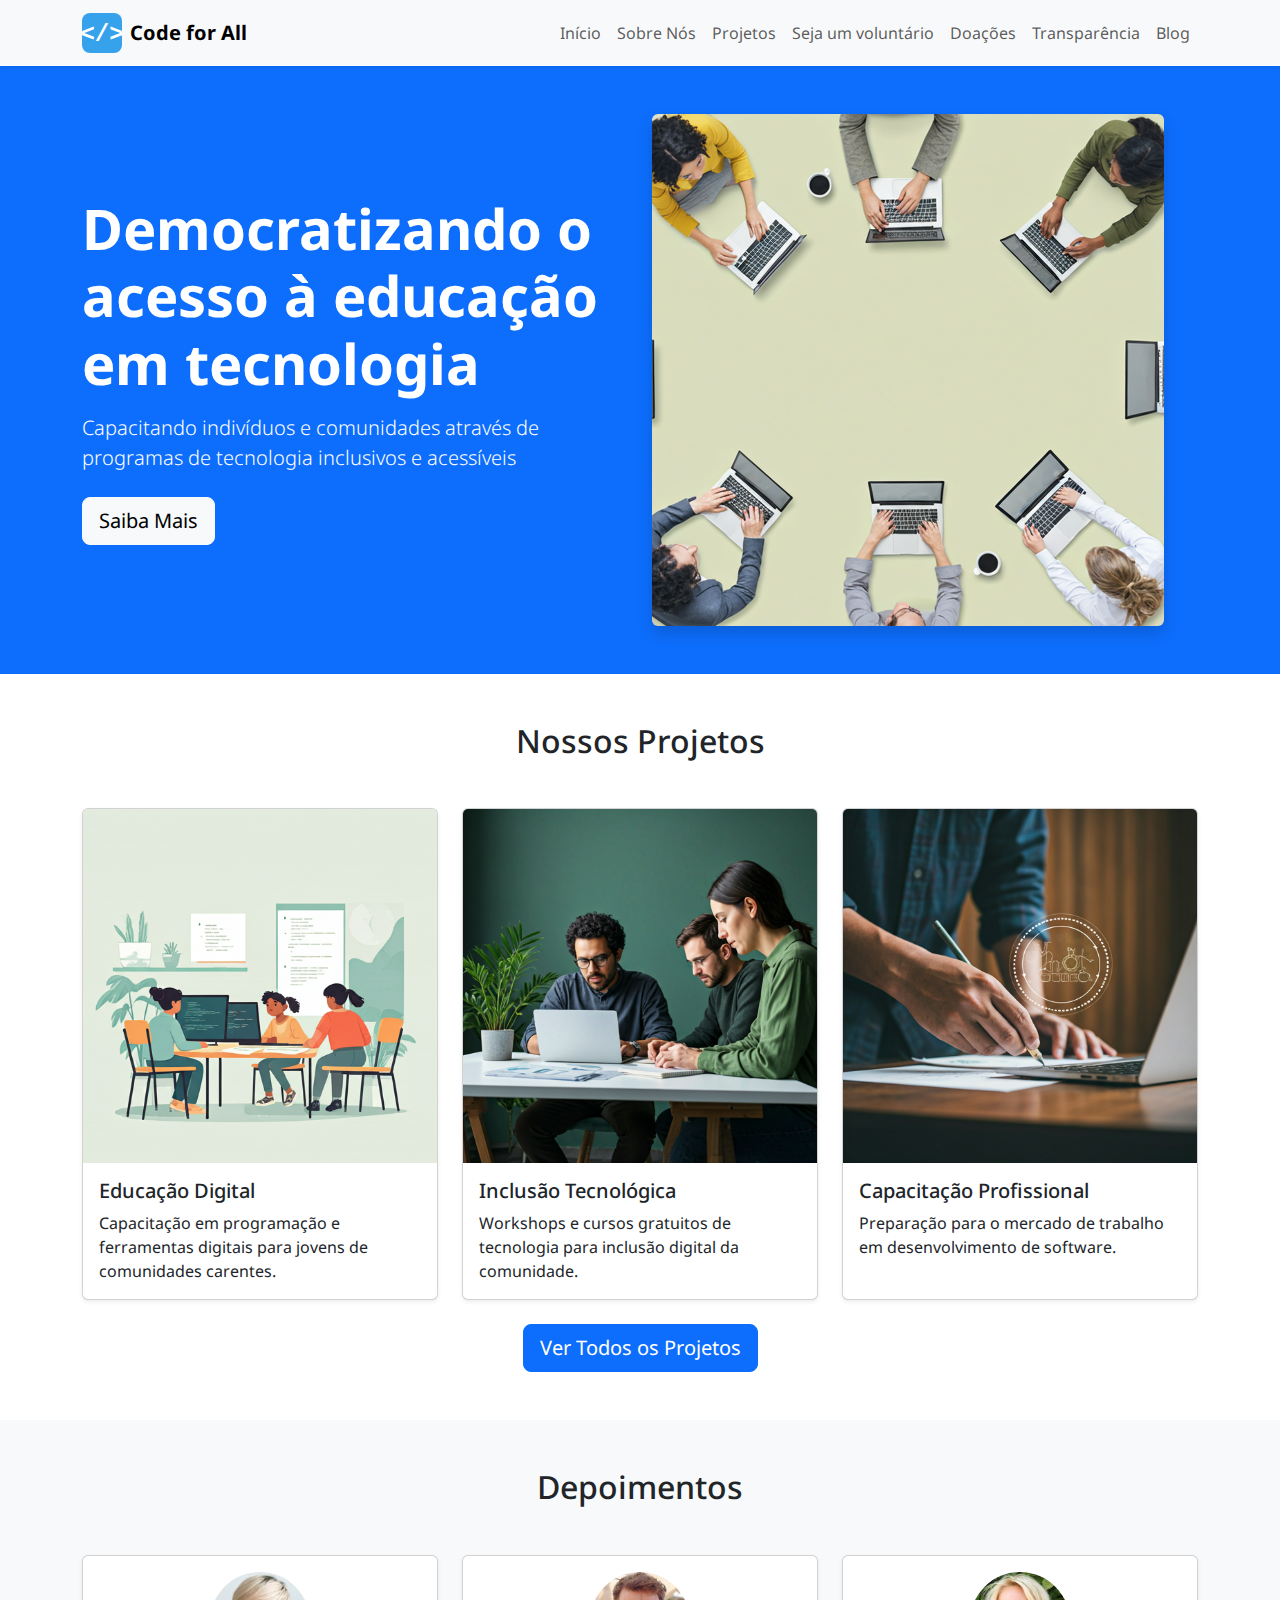
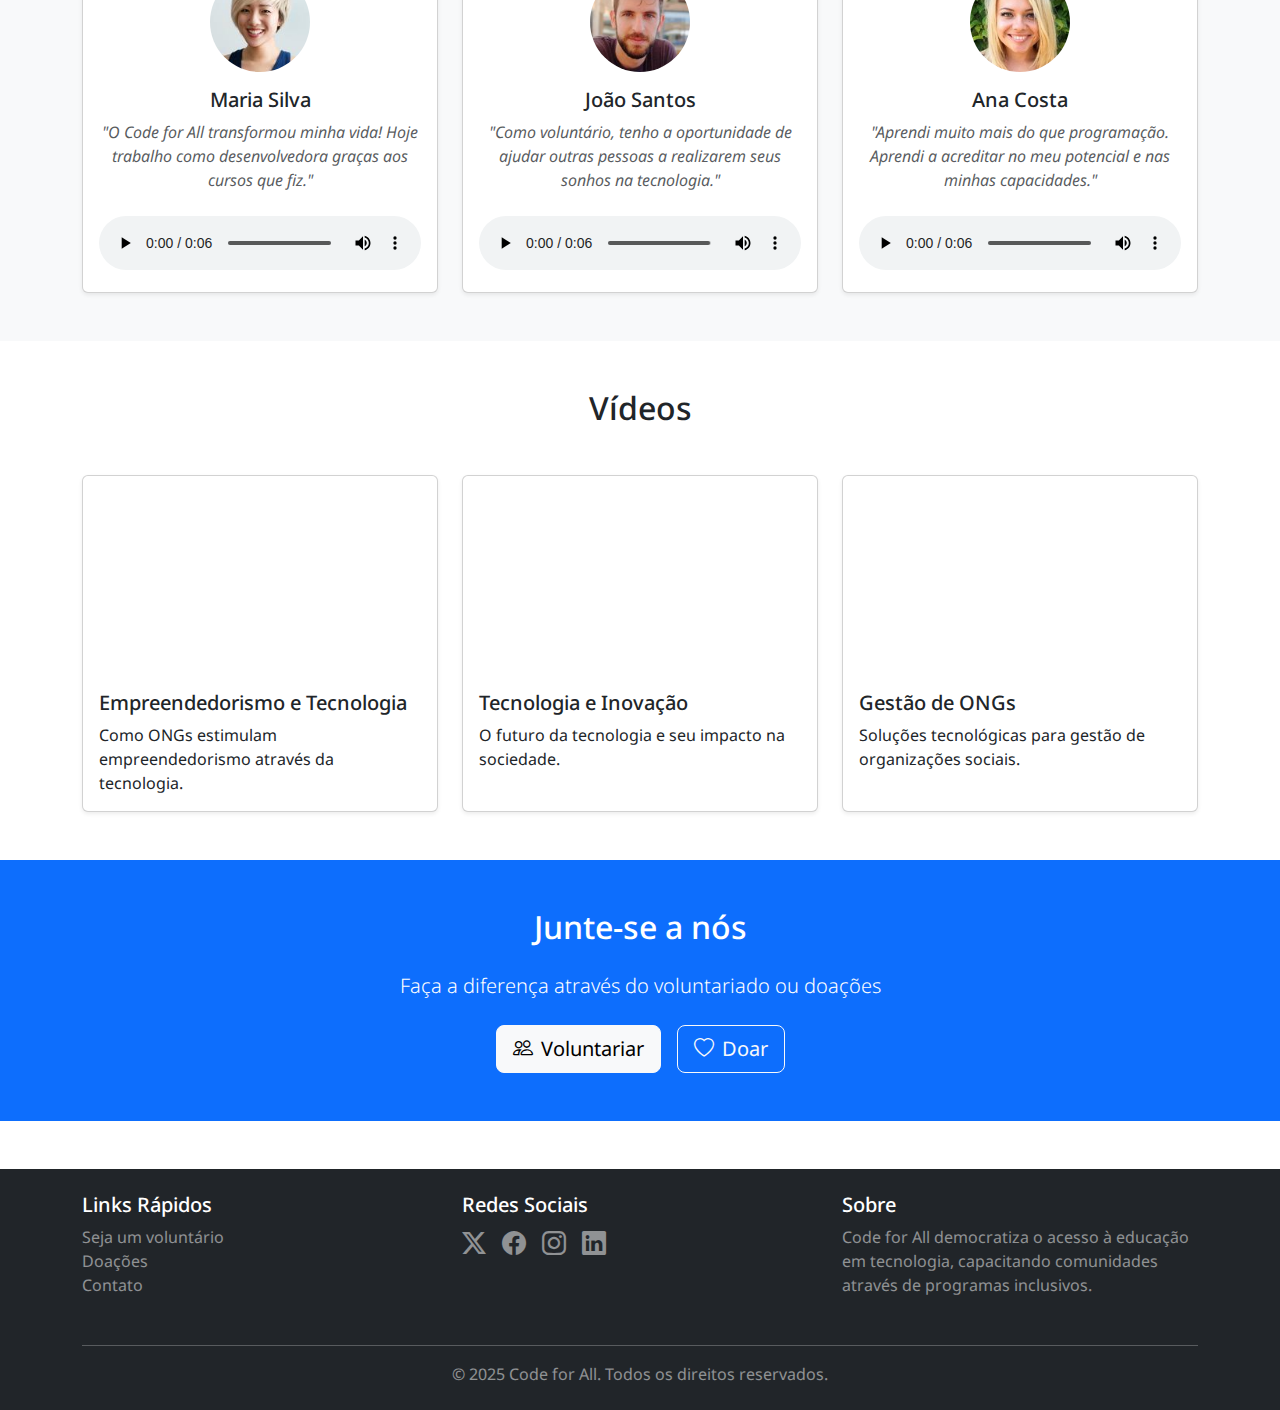
<file: index.html>
<!DOCTYPE html>
<html lang="pt-BR">
  <head>
    <meta charset="UTF-8" />
    <meta name="viewport" content="width=device-width, initial-scale=1.0" />
    <title>Code for All - Democratizando o acesso à tecnologia</title>

    <!-- Bootstrap 5 CSS -->
    <link
      href="https://cdn.jsdelivr.net/npm/bootstrap@5.3.2/dist/css/bootstrap.min.css"
      rel="stylesheet"
    />
    <link
      rel="stylesheet"
      href="https://cdn.jsdelivr.net/npm/bootstrap-icons@1.11.1/font/bootstrap-icons.css"
    />

    <!-- Fontes -->
    <link rel="preconnect" href="https://fonts.googleapis.com" />
    <link rel="preconnect" href="https://fonts.gstatic.com" crossorigin />
    <link
      href="https://fonts.googleapis.com/css2?family=Noto+Sans:wght@400;500;600;700&display=swap"
      rel="stylesheet"
    />

    <style>
      body {
        font-family: "Noto Sans", sans-serif;
      }

      .spinner-overlay {
        display: none;
        position: fixed;
        top: 0;
        left: 0;
        width: 100%;
        height: 100%;
        background: rgba(255, 255, 255, 0.9);
        z-index: 9999;
        align-items: center;
        justify-content: center;
      }

      .spinner-overlay.active {
        display: flex;
      }
    </style>
  </head>
  <body>
    <div class="spinner-overlay" id="loadingSpinner">
      <div
        class="spinner-border text-primary"
        role="status"
        style="width: 3rem; height: 3rem"
      >
        <span class="visually-hidden">Carregando...</span>
      </div>
    </div>

    <!-- Header -->
    <header id="app-header"></header>

    <!-- Main -->
    <main id="app-content" class="min-vh-100">
      <!-- Conteúdo dinâmico aparecerá aqui -->
    </main>

    <!-- Footer -->
    <footer id="app-footer"></footer>

    <!-- Bootstrap 5 JS Bundle -->
    <script src="https://cdn.jsdelivr.net/npm/bootstrap@5.3.2/dist/js/bootstrap.bundle.min.js"></script>

    <!-- App Scripts -->
    <script src="./assets/js/components.js"></script>
    <script src="./assets/js/templates.js"></script>
    <script src="./assets/js/validation.js"></script>
    <script src="./assets/js/app.js"></script>
  </body>
</html>
</file>
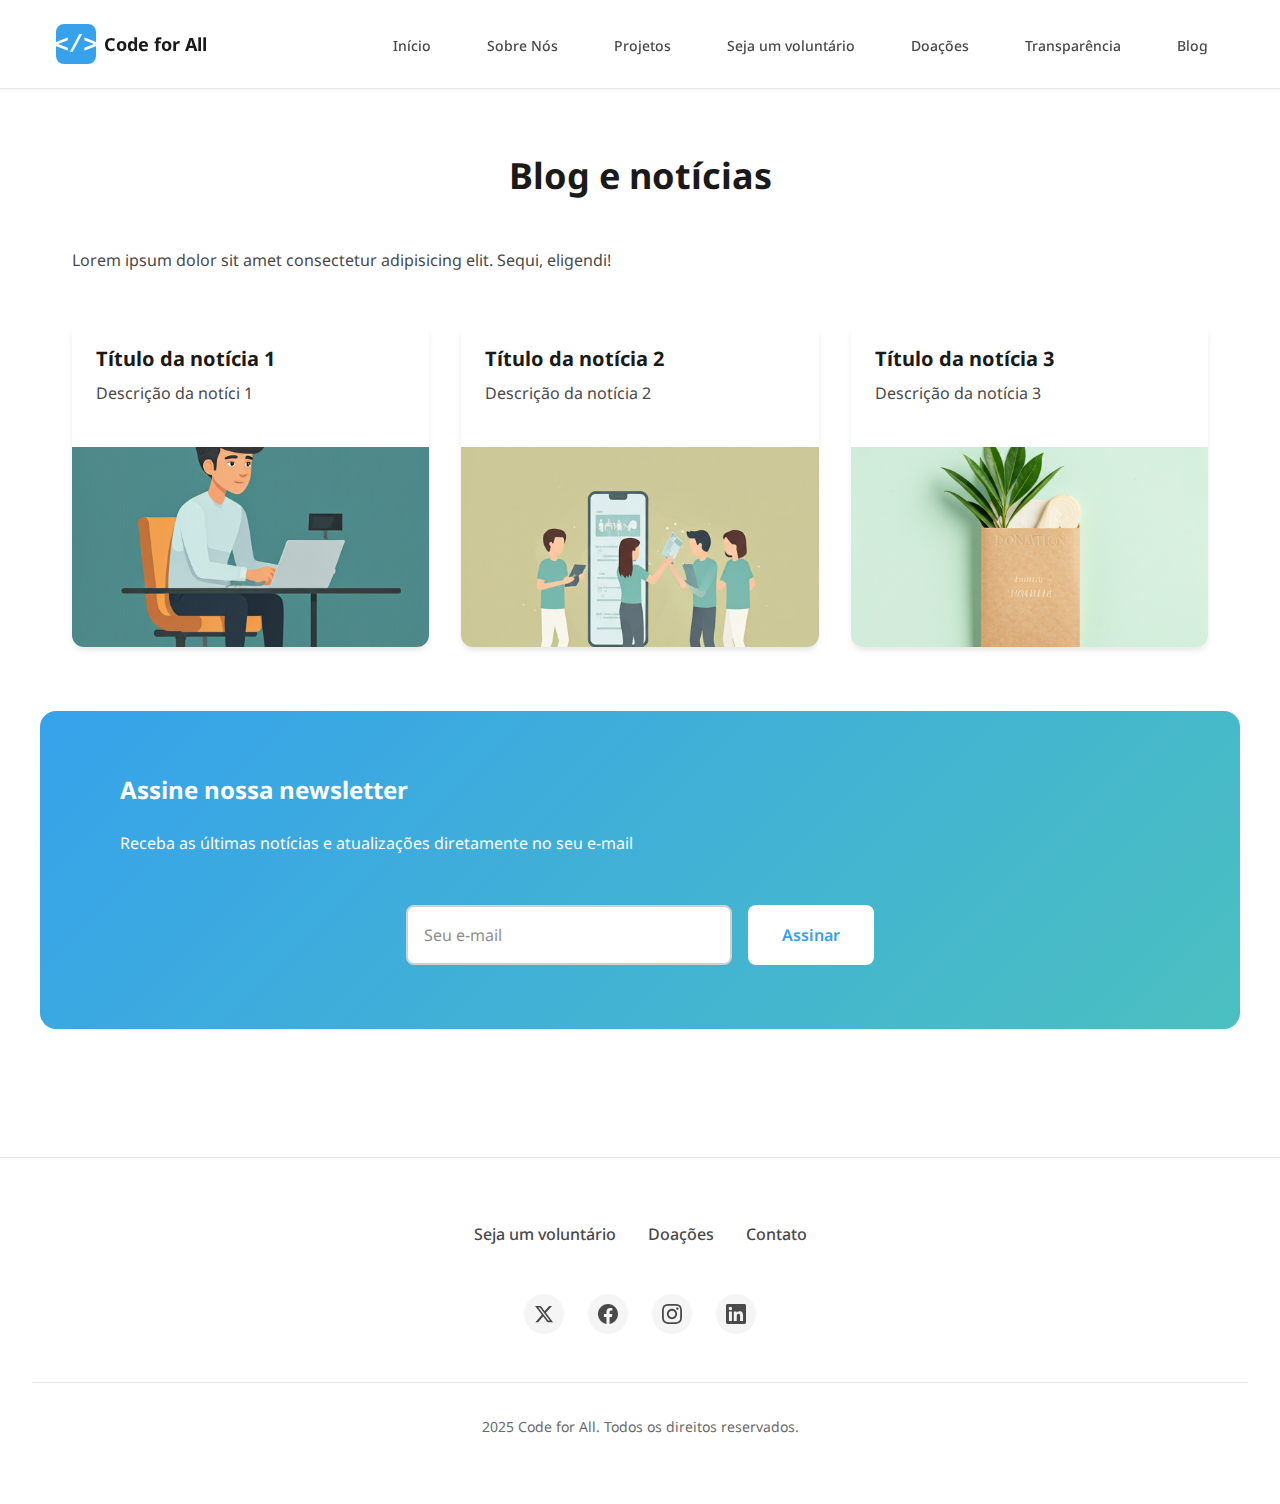
<file: blog.html>
<!DOCTYPE html>
<html lang="en">
  <head>
    <meta charset="UTF-8" />
    <meta name="viewport" content="width=device-width, initial-scale=1.0" />
    <title>Code for All - Contato</title>
    <link rel="preconnect" href="https://fonts.googleapis.com" />
    <link rel="preconnect" href="https://fonts.gstatic.com" crossorigin />
    <link
      href="https://fonts.googleapis.com/css2?family=Noto+Sans:wght@400;500;600;700&display=swap"
      rel="stylesheet"
    />
    <link rel="stylesheet" href="./assets/css/style.css" />
  </head>
  <body>
    <!-- Cabeçalho e menu -->
    <header>
      <div class="container">
        <!-- Nome da ONG -->
        <div class="logo">
          <svg
            width="40"
            height="40"
            viewBox="0 0 40 40"
            aria-label="Logo Code for All"
            xmlns="http://www.w3.org/2000/svg"
          >
            <rect width="40" height="40" rx="8" fill="#36A2EB" />
            <text
              x="20"
              y="28"
              font-size="24"
              fill="white"
              text-anchor="middle"
              font-family="monospace"
              font-weight="bold"
            >
              &lt;/&gt;
            </text>
          </svg>
          <span>Code for All</span>
        </div>
        <!-- Menu de navegação -->
        <nav>
          <ul>
            <li><a href="index.html">Início</a></li>
            <li><a href="sobre.html">Sobre Nós</a></li>
            <li><a href="projetos.html">Projetos</a></li>
            <li><a href="cadastro.html">Seja um voluntário</a></li>
            <li><a href="doacoes.html">Doações</a></li>
            <li><a href="transparencia.html">Transparência</a></li>
            <li><a href="blog.html">Blog</a></li>
          </ul>
        </nav>
      </div>
    </header>

    <!-- Conteúdo principal -->
    <main>
      <!-- Seção do blog e notícias -->
      <section id="blog-and-news">
        <h1>Blog e notícias</h1>
        <p>
          Lorem ipsum dolor sit amet consectetur adipisicing elit. Sequi,
          eligendi!
        </p>
        <section id="news">
          <article>
            <h2>Título da notícia 1</h2>
            <p>Descrição da notíci 1</p>
            <picture>
              <source
                srcset="./assets/images/noticia-1.png"
                media="(width >= 600px)"
              />
              <img
                src="./assets/images/noticia-1.png"
                alt="Imagem ilustrativa da notícia sobre tecnologia e educação"
                loading="lazy"
              />
            </picture>
          </article>
          <article>
            <h2>Título da notícia 2</h2>
            <p>Descrição da notícia 2</p>
            <picture>
              <source
                srcset="./assets/images/noticia-2.png"
                media="(width >= 600px)"
              />
              <img
                src="./assets/images/noticia-2.png"
                alt="Imagem ilustrativa da notícia sobre inclusão digital"
                loading="lazy"
              />
            </picture>
          </article>
          <article>
            <h2>Título da notícia 3</h2>
            <p>Descrição da notícia 3</p>
            <picture>
              <source
                srcset="./assets/images/noticia-3.png"
                media="(width >= 600px)"
              />
              <img
                src="./assets/images/noticia-3.png"
                alt="Imagem ilustrativa da notícia sobre capacitação profissional"
                loading="lazy"
              />
            </picture>
          </article>
        </section>
      </section>

      <!-- Newsletter -->
      <section id="newsletter">
        <h2>Assine nossa newsletter</h2>
        <p>
          Receba as últimas notícias e atualizações diretamente no seu e-mail
        </p>
        <form action="/api/newsletter" method="POST">
          <label for="newsletter-email" class="visually-hidden"
            >E-mail para newsletter</label
          >
          <input
            id="newsletter-email"
            name="email"
            type="email"
            required
            placeholder="Seu e-mail"
          />
          <button type="submit">Assinar</button>
        </form>
      </section>
    </main>

    <!-- Rodapé -->
    <footer>
      <!-- Links -->
      <nav>
        <ul>
          <li><a href="cadastro.html">Seja um voluntário</a></li>
          <li><a href="doacoes.html">Doações</a></li>
          <li><a href="contato.html">Contato</a></li>
        </ul>
      </nav>
      <!-- Redes sociais -->
      <nav aria-label="Redes sociais">
        <ul>
          <li>
            <a
              href="https://twitter.com/codeforall"
              aria-label="Siga-nos no Twitter/X"
            >
              <svg
                width="24"
                height="24"
                viewBox="0 0 24 24"
                fill="currentColor"
              >
                <path
                  d="M18.244 2.25h3.308l-7.227 8.26 8.502 11.24H16.17l-5.214-6.817L4.99 21.75H1.68l7.73-8.835L1.254 2.25H8.08l4.713 6.231zm-1.161 17.52h1.833L7.084 4.126H5.117z"
                />
              </svg>
            </a>
          </li>
          <li>
            <a
              href="https://facebook.com/codeforall"
              aria-label="Siga-nos no Facebook"
            >
              <svg
                width="24"
                height="24"
                viewBox="0 0 24 24"
                fill="currentColor"
              >
                <path
                  d="M24 12.073c0-6.627-5.373-12-12-12s-12 5.373-12 12c0 5.99 4.388 10.954 10.125 11.854v-8.385H7.078v-3.47h3.047V9.43c0-3.007 1.792-4.669 4.533-4.669 1.312 0 2.686.235 2.686.235v2.953H15.83c-1.491 0-1.956.925-1.956 1.874v2.25h3.328l-.532 3.47h-2.796v8.385C19.612 23.027 24 18.062 24 12.073z"
                />
              </svg>
            </a>
          </li>
          <li>
            <a
              href="https://instagram.com/codeforall"
              aria-label="Siga-nos no Instagram"
            >
              <svg
                width="24"
                height="24"
                viewBox="0 0 24 24"
                fill="currentColor"
              >
                <path
                  d="M12 2.163c3.204 0 3.584.012 4.85.07 3.252.148 4.771 1.691 4.919 4.919.058 1.265.069 1.645.069 4.849 0 3.205-.012 3.584-.069 4.849-.149 3.225-1.664 4.771-4.919 4.919-1.266.058-1.644.07-4.85.07-3.204 0-3.584-.012-4.849-.07-3.26-.149-4.771-1.699-4.919-4.92-.058-1.265-.07-1.644-.07-4.849 0-3.204.013-3.583.07-4.849.149-3.227 1.664-4.771 4.919-4.919 1.266-.057 1.645-.069 4.849-.069zm0-2.163c-3.259 0-3.667.014-4.947.072-4.358.2-6.78 2.618-6.98 6.98-.059 1.281-.073 1.689-.073 4.948 0 3.259.014 3.668.072 4.948.2 4.358 2.618 6.78 6.98 6.98 1.281.058 1.689.072 4.948.072 3.259 0 3.668-.014 4.948-.072 4.354-.2 6.782-2.618 6.979-6.98.059-1.28.073-1.689.073-4.948 0-3.259-.014-3.667-.072-4.947-.196-4.354-2.617-6.78-6.979-6.98-1.281-.059-1.69-.073-4.949-.073zm0 5.838c-3.403 0-6.162 2.759-6.162 6.162s2.759 6.163 6.162 6.163 6.162-2.759 6.162-6.163c0-3.403-2.759-6.162-6.162-6.162zm0 10.162c-2.209 0-4-1.79-4-4 0-2.209 1.791-4 4-4s4 1.791 4 4c0 2.21-1.791 4-4 4zm6.406-11.845c-.796 0-1.441.645-1.441 1.44s.645 1.44 1.441 1.44c.795 0 1.439-.645 1.439-1.44s-.644-1.44-1.439-1.44z"
                />
              </svg>
            </a>
          </li>
          <li>
            <a
              href="https://linkedin.com/company/codeforall"
              aria-label="Siga-nos no LinkedIn"
            >
              <svg
                width="24"
                height="24"
                viewBox="0 0 24 24"
                fill="currentColor"
              >
                <path
                  d="M20.447 20.452h-3.554v-5.569c0-1.328-.027-3.037-1.852-3.037-1.853 0-2.136 1.445-2.136 2.939v5.667H9.351V9h3.414v1.561h.046c.477-.9 1.637-1.85 3.37-1.85 3.601 0 4.267 2.37 4.267 5.455v6.286zM5.337 7.433c-1.144 0-2.063-.926-2.063-2.065 0-1.138.92-2.063 2.063-2.063 1.14 0 2.064.925 2.064 2.063 0 1.139-.925 2.065-2.064 2.065zm1.782 13.019H3.555V9h3.564v11.452zM22.225 0H1.771C.792 0 0 .774 0 1.729v20.542C0 23.227.792 24 1.771 24h20.451C23.2 24 24 23.227 24 22.271V1.729C24 .774 23.2 0 22.222 0h.003z"
                />
              </svg>
            </a>
          </li>
        </ul>
      </nav>
      <p>2025 Code for All. Todos os direitos reservados.</p>
    </footer>
  </body>
</html>
</file>
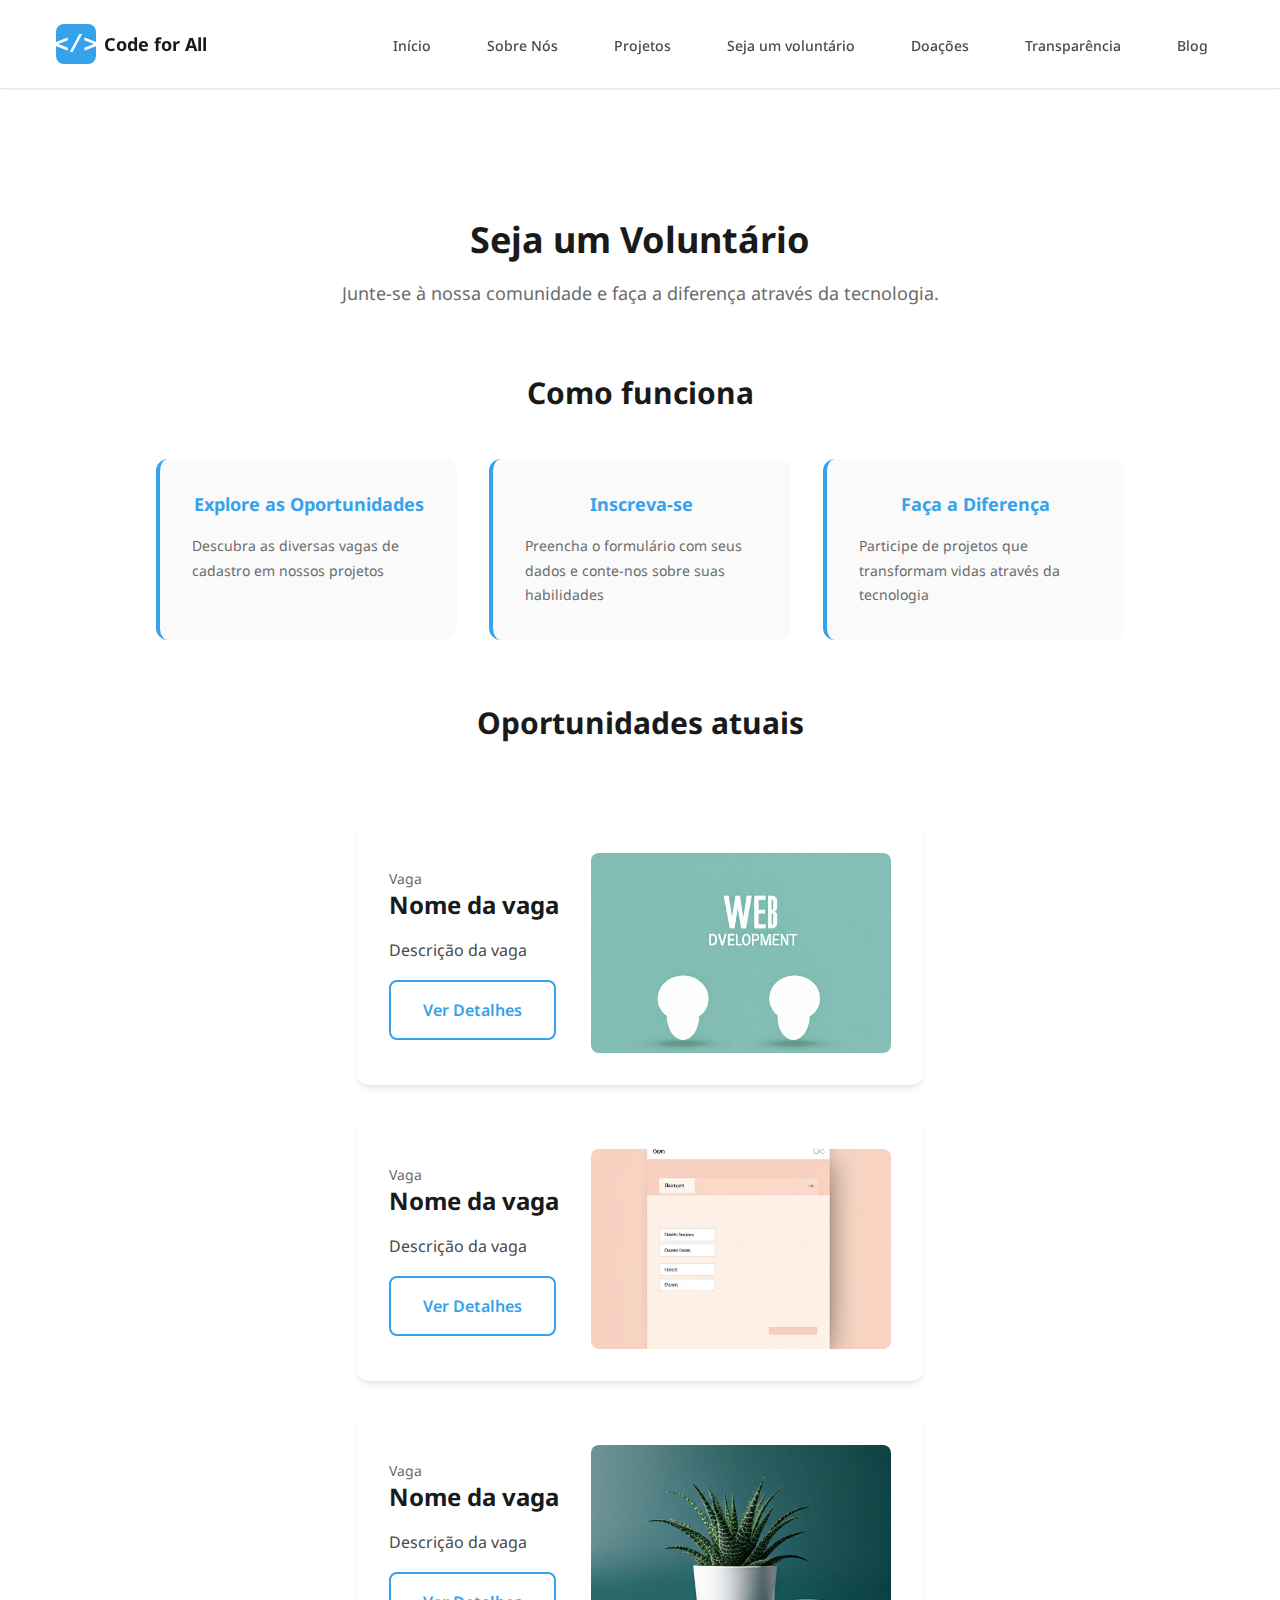
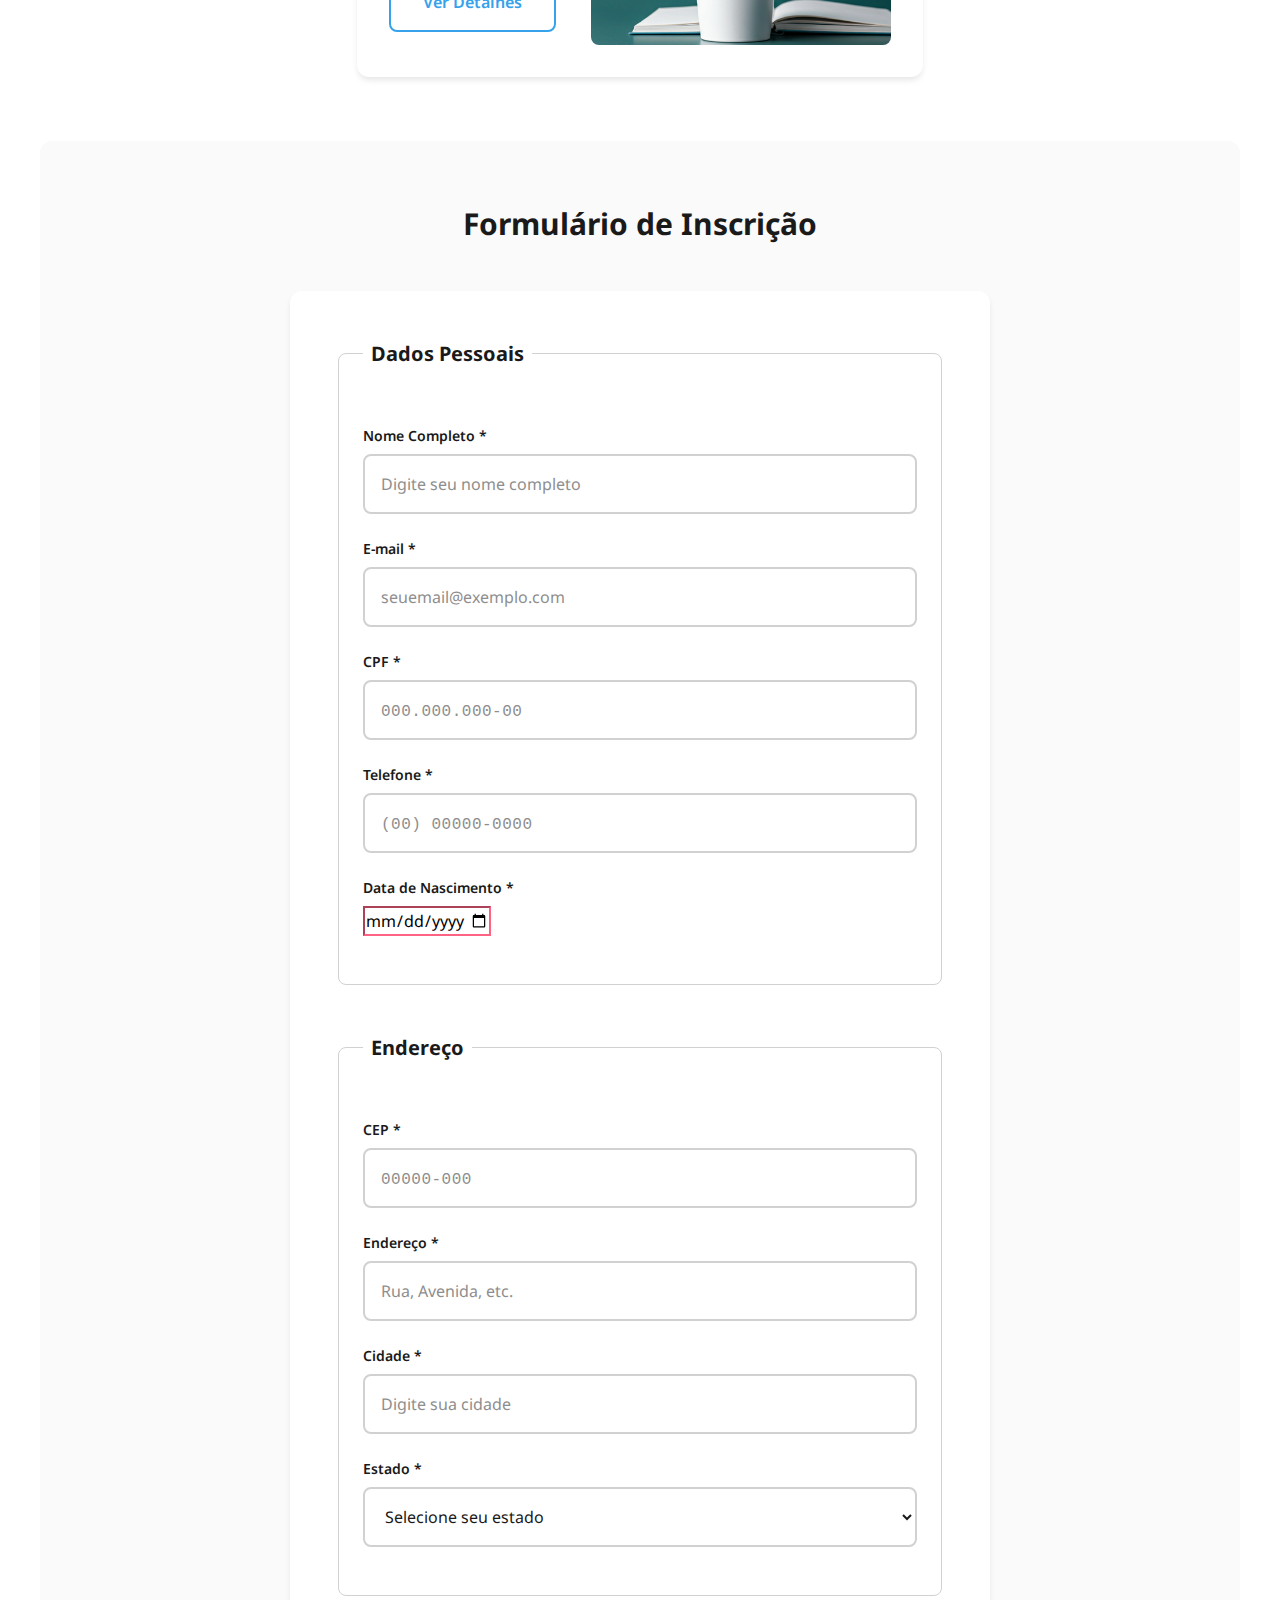
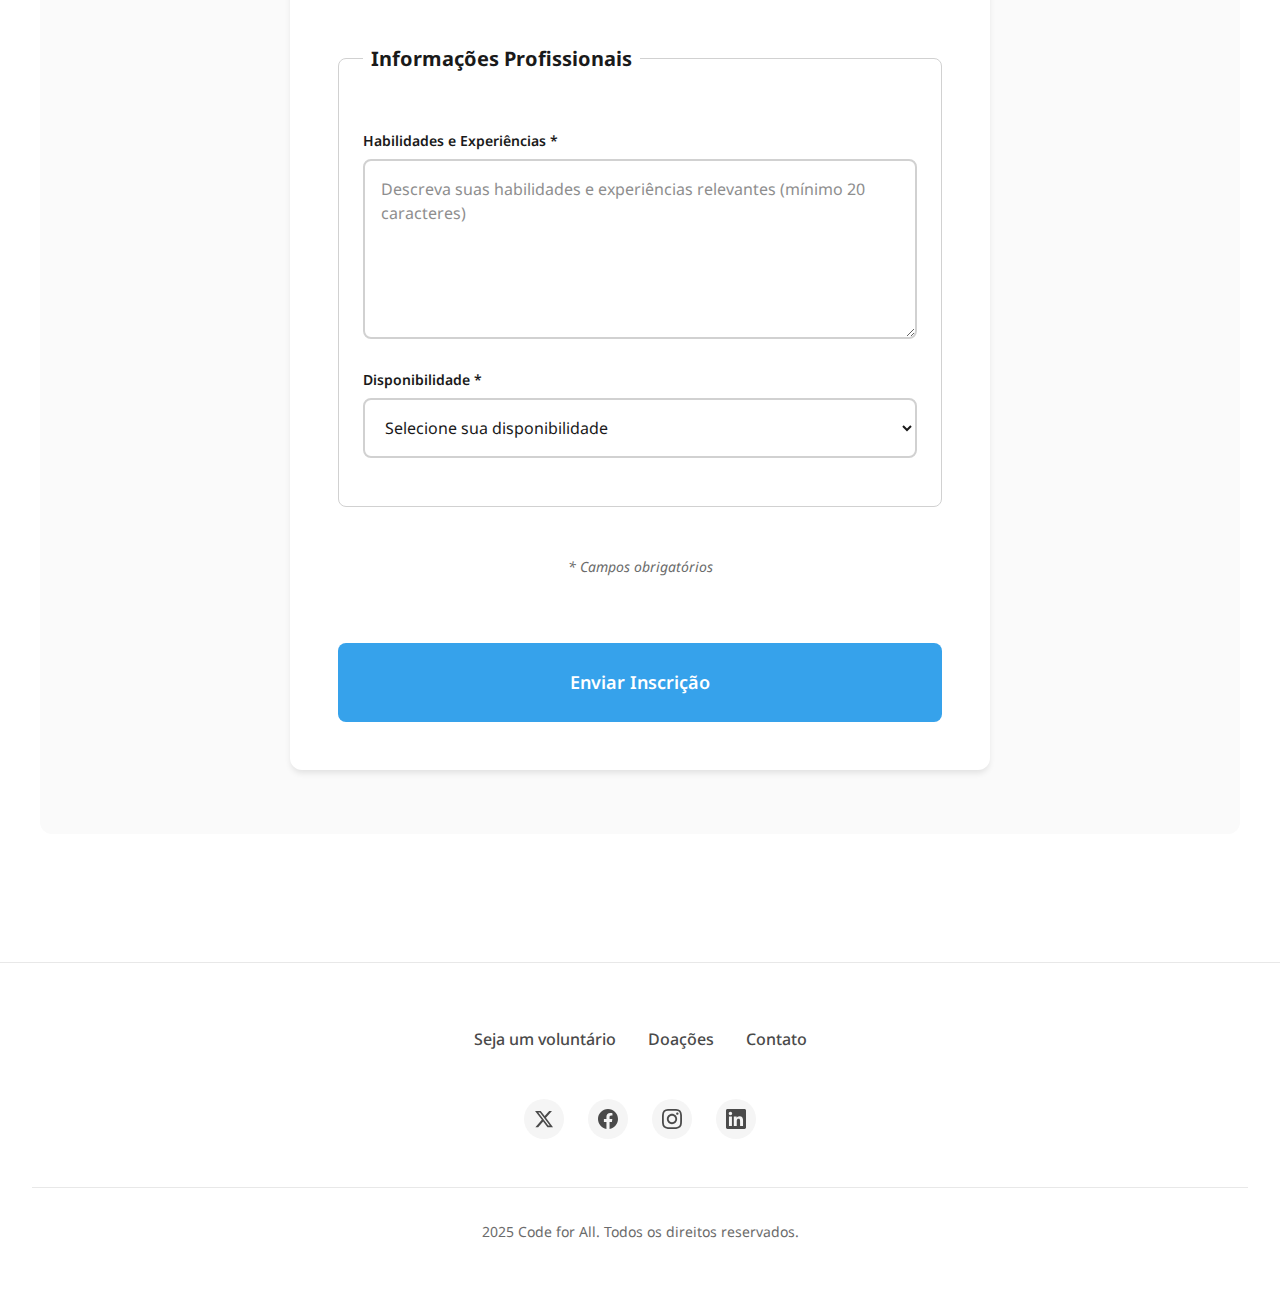
<file: cadastro.html>
<!DOCTYPE html>
<html lang="en">
  <head>
    <meta charset="UTF-8" />
    <meta name="viewport" content="width=device-width, initial-scale=1.0" />
    <title>Code for All - Seja um voluntário</title>
    <link rel="preconnect" href="https://fonts.googleapis.com" />
    <link rel="preconnect" href="https://fonts.gstatic.com" crossorigin />
    <link
      href="https://fonts.googleapis.com/css2?family=Noto+Sans:wght@400;500;600;700&display=swap"
      rel="stylesheet"
    />
    <link rel="stylesheet" href="./assets/css/style.css" />
    <link rel="stylesheet" href="./assets/css/input-masks.css" />
  </head>
  <body>
    <!-- Cabeçalho e menu -->
    <header>
      <div class="container">
        <!-- Nome da ONG -->
        <div class="logo">
          <svg
            width="40"
            height="40"
            viewBox="0 0 40 40"
            aria-label="Logo Code for All"
            xmlns="http://www.w3.org/2000/svg"
          >
            <rect width="40" height="40" rx="8" fill="#36A2EB" />
            <text
              x="20"
              y="28"
              font-size="24"
              fill="white"
              text-anchor="middle"
              font-family="monospace"
              font-weight="bold"
            >
              &lt;/&gt;
            </text>
          </svg>
          <span>Code for All</span>
        </div>
        <!-- Menu de navegação -->
        <nav>
          <ul>
            <li><a href="index.html">Início</a></li>
            <li><a href="sobre.html">Sobre Nós</a></li>
            <li><a href="projetos.html">Projetos</a></li>
            <li><a href="cadastro.html">Seja um voluntário</a></li>
            <li><a href="doacoes.html">Doações</a></li>
            <li><a href="transparencia.html">Transparência</a></li>
            <li><a href="blog.html">Blog</a></li>
          </ul>
        </nav>
      </div>
    </header>

    <!-- Conteúdo principal -->
    <main>
      <h1>Seja um Voluntário</h1>
      <p class="subtitle">
        Junte-se à nossa comunidade e faça a diferença através da tecnologia.
      </p>

      <!-- Como funciona -->
      <section id="how-it-works">
        <h2>Como funciona</h2>
        <ul>
          <li>
            <strong>Explore as Oportunidades</strong>
            <p>Descubra as diversas vagas de cadastro em nossos projetos</p>
          </li>
          <li>
            <strong>Inscreva-se</strong>
            <p>
              Preencha o formulário com seus dados e conte-nos sobre suas
              habilidades
            </p>
          </li>
          <li>
            <strong>Faça a Diferença</strong>
            <p>
              Participe de projetos que transformam vidas através da tecnologia
            </p>
          </li>
        </ul>
      </section>

      <!-- Oportunidades -->
      <section id="oportunities">
        <h2>Oportunidades atuais</h2>
        <article>
          <div>
            <small>Vaga</small>
            <h3>Nome da vaga</h3>
            <p>Descrição da vaga</p>
            <button type="button">Ver Detalhes</button>
          </div>
          <img
            src="./assets/images/vaga-1.png"
            alt="Ilustração de oportunidade de cadastro em educação digital"
          />
        </article>
        <article>
          <div>
            <small>Vaga</small>
            <h3>Nome da vaga</h3>
            <p>Descrição da vaga</p>
            <button type="button">Ver Detalhes</button>
          </div>
          <img
            src="./assets/images/vaga-2.png"
            alt="Ilustração de oportunidade de cadastro em desenvolvimento"
          />
        </article>
        <article>
          <div>
            <small>Vaga</small>
            <h3>Nome da vaga</h3>
            <p>Descrição da vaga</p>
            <button type="button">Ver Detalhes</button>
          </div>
          <img
            src="./assets/images/vaga-3.png"
            alt="Ilustração de oportunidade de cadastro em mentoria"
          />
        </article>
      </section>

      <!-- Formulário de inscrição -->
      <section id="subscribe">
        <h2>Formulário de Inscrição</h2>
        <form action="/api/cadastro" method="POST">
          <fieldset>
            <legend>Dados Pessoais</legend>

            <div class="form-group">
              <label for="name">Nome Completo *</label>
              <input
                id="name"
                name="name"
                type="text"
                required
                minlength="3"
                maxlength="100"
                placeholder="Digite seu nome completo"
                pattern="[A-Za-zÀ-ÿ\s]{3,100}"
                title="Digite seu nome completo (apenas letras e espaços)"
              />
            </div>

            <div class="form-group">
              <label for="email">E-mail *</label>
              <input
                id="email"
                name="email"
                type="email"
                required
                placeholder="seuemail@exemplo.com"
                pattern="[a-z0-9._%+-]+@[a-z0-9.-]+\.[a-z]{2,}$"
                title="Digite um e-mail válido"
              />
            </div>

            <div class="form-group">
              <label for="cpf">CPF *</label>
              <input
                id="cpf"
                name="cpf"
                type="text"
                required
                placeholder="000.000.000-00"
                pattern="\d{3}\.\d{3}\.\d{3}-\d{2}"
                maxlength="14"
                title="Digite o CPF no formato: 000.000.000-00"
              />
            </div>

            <div class="form-group">
              <label for="phone">Telefone *</label>
              <input
                id="phone"
                name="phone"
                type="tel"
                required
                placeholder="(00) 00000-0000"
                pattern="\(\d{2}\)\s\d{4,5}-\d{4}"
                maxlength="15"
                title="Digite o telefone no formato: (00) 00000-0000"
              />
            </div>

            <div class="form-group">
              <label for="birthdate">Data de Nascimento *</label>
              <input
                id="birthdate"
                name="birthdate"
                type="date"
                required
                min="1924-01-01"
                max="2007-12-31"
                title="Você deve ter entre 18 e 100 anos"
              />
            </div>
          </fieldset>

          <fieldset>
            <legend>Endereço</legend>

            <div class="form-group">
              <label for="cep">CEP *</label>
              <input
                id="cep"
                name="cep"
                type="text"
                required
                placeholder="00000-000"
                pattern="\d{5}-\d{3}"
                maxlength="9"
                title="Digite o CEP no formato: 00000-000"
              />
            </div>

            <div class="form-group">
              <label for="address">Endereço *</label>
              <input
                id="address"
                name="address"
                type="text"
                required
                minlength="5"
                maxlength="200"
                placeholder="Rua, Avenida, etc."
                title="Digite seu endereço completo"
              />
            </div>

            <div class="form-group">
              <label for="city">Cidade *</label>
              <input
                id="city"
                name="city"
                type="text"
                required
                minlength="2"
                maxlength="100"
                placeholder="Digite sua cidade"
                pattern="[A-Za-zÀ-ÿ\s]{2,100}"
                title="Digite o nome da cidade (apenas letras)"
              />
            </div>

            <div class="form-group">
              <label for="state">Estado *</label>
              <select id="state" name="state" required>
                <option value="">Selecione seu estado</option>
                <option value="AC">Acre</option>
                <option value="AL">Alagoas</option>
                <option value="AP">Amapá</option>
                <option value="AM">Amazonas</option>
                <option value="BA">Bahia</option>
                <option value="CE">Ceará</option>
                <option value="DF">Distrito Federal</option>
                <option value="ES">Espírito Santo</option>
                <option value="GO">Goiás</option>
                <option value="MA">Maranhão</option>
                <option value="MT">Mato Grosso</option>
                <option value="MS">Mato Grosso do Sul</option>
                <option value="MG">Minas Gerais</option>
                <option value="PA">Pará</option>
                <option value="PB">Paraíba</option>
                <option value="PR">Paraná</option>
                <option value="PE">Pernambuco</option>
                <option value="PI">Piauí</option>
                <option value="RJ">Rio de Janeiro</option>
                <option value="RN">Rio Grande do Norte</option>
                <option value="RS">Rio Grande do Sul</option>
                <option value="RO">Rondônia</option>
                <option value="RR">Roraima</option>
                <option value="SC">Santa Catarina</option>
                <option value="SP">São Paulo</option>
                <option value="SE">Sergipe</option>
                <option value="TO">Tocantins</option>
              </select>
            </div>
          </fieldset>

          <fieldset>
            <legend>Informações Profissionais</legend>

            <div class="form-group">
              <label for="skills">Habilidades e Experiências *</label>
              <textarea
                name="skills"
                id="skills"
                rows="6"
                required
                minlength="20"
                maxlength="500"
                placeholder="Descreva suas habilidades e experiências relevantes (mínimo 20 caracteres)"
                title="Descreva suas habilidades com pelo menos 20 caracteres"
              ></textarea>
            </div>

            <div class="form-group">
              <label for="availability">Disponibilidade *</label>
              <select id="availability" name="availability" required>
                <option value="">Selecione sua disponibilidade</option>
                <option value="part_time">Meio período</option>
                <option value="full_time">Período integral</option>
                <option value="remote">Remoto</option>
                <option value="weekends">Finais de semana</option>
              </select>
            </div>
          </fieldset>

          <p class="form-note">* Campos obrigatórios</p>
          <button type="submit">Enviar Inscrição</button>
        </form>
      </section>
    </main>

    <!-- Rodapé -->
    <footer>
      <!-- Links -->
      <nav>
        <ul>
          <li><a href="cadastro.html">Seja um voluntário</a></li>
          <li><a href="doacoes.html">Doações</a></li>
          <li><a href="contato.html">Contato</a></li>
        </ul>
      </nav>
      <!-- Redes sociais -->
      <nav aria-label="Redes sociais">
        <ul>
          <li>
            <a
              href="https://twitter.com/codeforall"
              aria-label="Siga-nos no Twitter/X"
            >
              <svg
                width="24"
                height="24"
                viewBox="0 0 24 24"
                fill="currentColor"
              >
                <path
                  d="M18.244 2.25h3.308l-7.227 8.26 8.502 11.24H16.17l-5.214-6.817L4.99 21.75H1.68l7.73-8.835L1.254 2.25H8.08l4.713 6.231zm-1.161 17.52h1.833L7.084 4.126H5.117z"
                />
              </svg>
            </a>
          </li>
          <li>
            <a
              href="https://facebook.com/codeforall"
              aria-label="Siga-nos no Facebook"
            >
              <svg
                width="24"
                height="24"
                viewBox="0 0 24 24"
                fill="currentColor"
              >
                <path
                  d="M24 12.073c0-6.627-5.373-12-12-12s-12 5.373-12 12c0 5.99 4.388 10.954 10.125 11.854v-8.385H7.078v-3.47h3.047V9.43c0-3.007 1.792-4.669 4.533-4.669 1.312 0 2.686.235 2.686.235v2.953H15.83c-1.491 0-1.956.925-1.956 1.874v2.25h3.328l-.532 3.47h-2.796v8.385C19.612 23.027 24 18.062 24 12.073z"
                />
              </svg>
            </a>
          </li>
          <li>
            <a
              href="https://instagram.com/codeforall"
              aria-label="Siga-nos no Instagram"
            >
              <svg
                width="24"
                height="24"
                viewBox="0 0 24 24"
                fill="currentColor"
              >
                <path
                  d="M12 2.163c3.204 0 3.584.012 4.85.07 3.252.148 4.771 1.691 4.919 4.919.058 1.265.069 1.645.069 4.849 0 3.205-.012 3.584-.069 4.849-.149 3.225-1.664 4.771-4.919 4.919-1.266.058-1.644.07-4.85.07-3.204 0-3.584-.012-4.849-.07-3.26-.149-4.771-1.699-4.919-4.92-.058-1.265-.07-1.644-.07-4.849 0-3.204.013-3.583.07-4.849.149-3.227 1.664-4.771 4.919-4.919 1.266-.057 1.645-.069 4.849-.069zm0-2.163c-3.259 0-3.667.014-4.947.072-4.358.2-6.78 2.618-6.98 6.98-.059 1.281-.073 1.689-.073 4.948 0 3.259.014 3.668.072 4.948.2 4.358 2.618 6.78 6.98 6.98 1.281.058 1.689.072 4.948.072 3.259 0 3.668-.014 4.948-.072 4.354-.2 6.782-2.618 6.979-6.98.059-1.28.073-1.689.073-4.948 0-3.259-.014-3.667-.072-4.947-.196-4.354-2.617-6.78-6.979-6.98-1.281-.059-1.69-.073-4.949-.073zm0 5.838c-3.403 0-6.162 2.759-6.162 6.162s2.759 6.163 6.162 6.163 6.162-2.759 6.162-6.163c0-3.403-2.759-6.162-6.162-6.162zm0 10.162c-2.209 0-4-1.79-4-4 0-2.209 1.791-4 4-4s4 1.791 4 4c0 2.21-1.791 4-4 4zm6.406-11.845c-.796 0-1.441.645-1.441 1.44s.645 1.44 1.441 1.44c.795 0 1.439-.645 1.439-1.44s-.644-1.44-1.439-1.44z"
                />
              </svg>
            </a>
          </li>
          <li>
            <a
              href="https://linkedin.com/company/codeforall"
              aria-label="Siga-nos no LinkedIn"
            >
              <svg
                width="24"
                height="24"
                viewBox="0 0 24 24"
                fill="currentColor"
              >
                <path
                  d="M20.447 20.452h-3.554v-5.569c0-1.328-.027-3.037-1.852-3.037-1.853 0-2.136 1.445-2.136 2.939v5.667H9.351V9h3.414v1.561h.046c.477-.9 1.637-1.85 3.37-1.85 3.601 0 4.267 2.37 4.267 5.455v6.286zM5.337 7.433c-1.144 0-2.063-.926-2.063-2.065 0-1.138.92-2.063 2.063-2.063 1.14 0 2.064.925 2.064 2.063 0 1.139-.925 2.065-2.064 2.065zm1.782 13.019H3.555V9h3.564v11.452zM22.225 0H1.771C.792 0 0 .774 0 1.729v20.542C0 23.227.792 24 1.771 24h20.451C23.2 24 24 23.227 24 22.271V1.729C24 .774 23.2 0 22.222 0h.003z"
                />
              </svg>
            </a>
          </li>
        </ul>
      </nav>
      <p>2025 Code for All. Todos os direitos reservados.</p>
    </footer>
  </body>
</html>
</file>
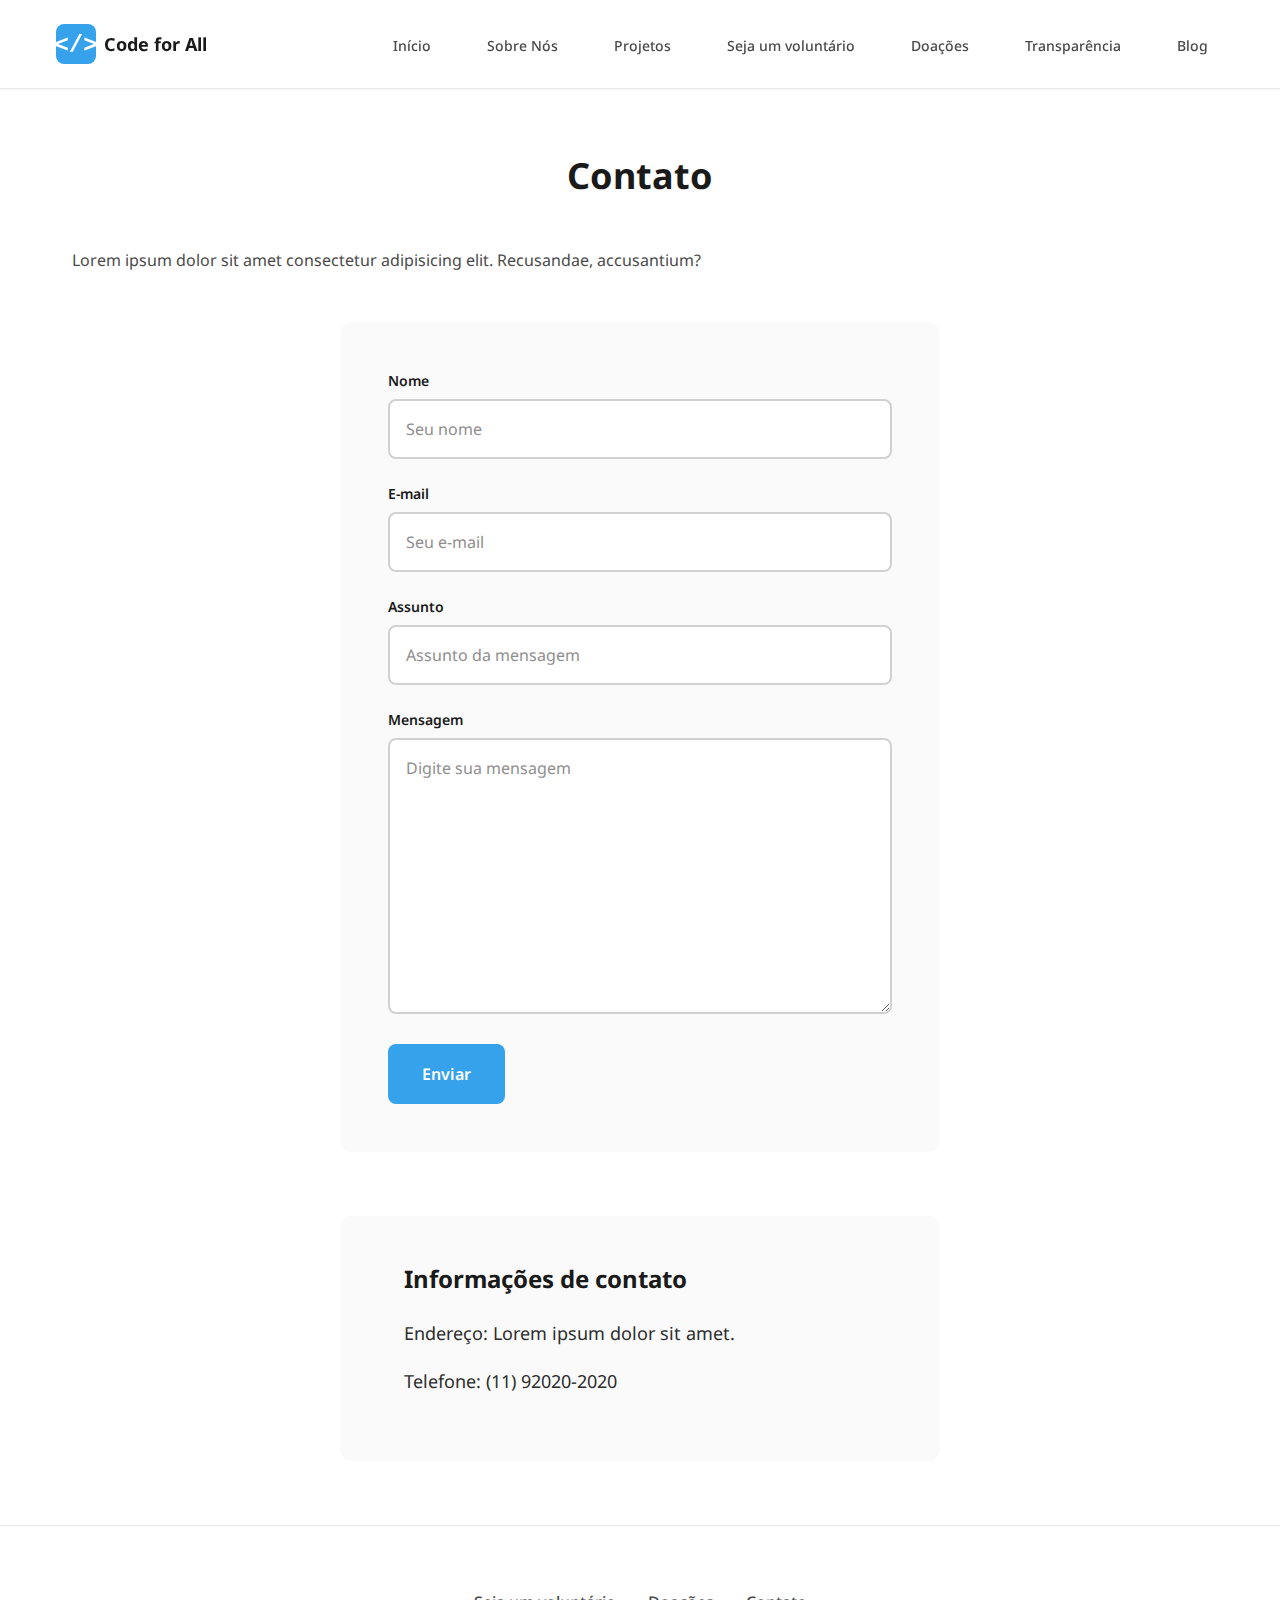
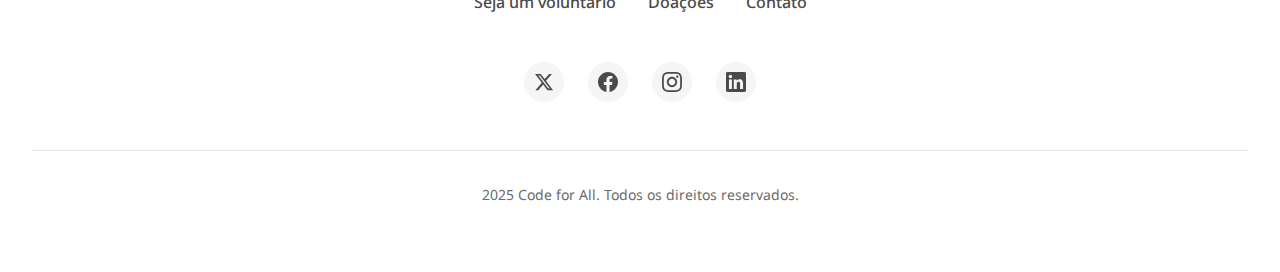
<file: contato.html>
<!DOCTYPE html>
<html lang="en">
  <head>
    <meta charset="UTF-8" />
    <meta name="viewport" content="width=device-width, initial-scale=1.0" />
    <title>Code for All - Contato</title>
    <link rel="preconnect" href="https://fonts.googleapis.com" />
    <link rel="preconnect" href="https://fonts.gstatic.com" crossorigin />
    <link
      href="https://fonts.googleapis.com/css2?family=Noto+Sans:wght@400;500;600;700&display=swap"
      rel="stylesheet"
    />
    <link rel="stylesheet" href="./assets/css/style.css" />
  </head>
  <body>
    <!-- Cabeçalho e menu -->
    <header>
      <div class="container">
        <!-- Nome da ONG -->
        <div class="logo">
          <svg
            width="40"
            height="40"
            viewBox="0 0 40 40"
            aria-label="Logo Code for All"
            xmlns="http://www.w3.org/2000/svg"
          >
            <rect width="40" height="40" rx="8" fill="#36A2EB" />
            <text
              x="20"
              y="28"
              font-size="24"
              fill="white"
              text-anchor="middle"
              font-family="monospace"
              font-weight="bold"
            >
              &lt;/&gt;
            </text>
          </svg>
          <span>Code for All</span>
        </div>
        <!-- Menu de navegação -->
        <nav>
          <ul>
            <li><a href="index.html">Início</a></li>
            <li><a href="sobre.html">Sobre Nós</a></li>
            <li><a href="projetos.html">Projetos</a></li>
            <li><a href="cadastro.html">Seja um voluntário</a></li>
            <li><a href="doacoes.html">Doações</a></li>
            <li><a href="transparencia.html">Transparência</a></li>
            <li><a href="blog.html">Blog</a></li>
          </ul>
        </nav>
      </div>
    </header>

    <!-- Conteúdo principal -->
    <main>
      <!-- Formulário de contato -->
      <section id="contact">
        <h1>Contato</h1>
        <p>
          Lorem ipsum dolor sit amet consectetur adipisicing elit. Recusandae,
          accusantium?
        </p>
        <form action="/api/contato" method="POST">
          <div class="form-group">
            <label for="name">Nome</label>
            <input
              id="name"
              name="name"
              type="text"
              required
              placeholder="Seu nome"
              maxlength="100"
            />
          </div>
          <div class="form-group">
            <label for="email">E-mail</label>
            <input
              id="email"
              name="email"
              type="email"
              required
              placeholder="Seu e-mail"
            />
          </div>
          <div class="form-group">
            <label for="subject">Assunto</label>
            <input
              id="subject"
              name="subject"
              type="text"
              required
              placeholder="Assunto da mensagem"
              maxlength="100"
            />
          </div>
          <div class="form-group">
            <label for="message">Mensagem</label>
            <textarea
              name="message"
              id="message"
              required
              cols="50"
              rows="10"
              maxlength="1000"
              placeholder="Digite sua mensagem"
            ></textarea>
          </div>
          <button type="submit">Enviar</button>
        </form>
      </section>

      <!-- Informações de contato -->
      <section id="infos">
        <h2>Informações de contato</h2>
        <p>Endereço: Lorem ipsum dolor sit amet.</p>
        <p>Telefone: (11) 92020-2020</p>
      </section>
    </main>

    <!-- Rodapé -->
    <footer>
      <!-- Links -->
      <nav>
        <ul>
          <li><a href="cadastro.html">Seja um voluntário</a></li>
          <li><a href="doacoes.html">Doações</a></li>
          <li><a href="contato.html">Contato</a></li>
        </ul>
      </nav>
      <!-- Redes sociais -->
      <nav aria-label="Redes sociais">
        <ul>
          <li>
            <a
              href="https://twitter.com/codeforall"
              aria-label="Siga-nos no Twitter/X"
            >
              <svg
                width="24"
                height="24"
                viewBox="0 0 24 24"
                fill="currentColor"
              >
                <path
                  d="M18.244 2.25h3.308l-7.227 8.26 8.502 11.24H16.17l-5.214-6.817L4.99 21.75H1.68l7.73-8.835L1.254 2.25H8.08l4.713 6.231zm-1.161 17.52h1.833L7.084 4.126H5.117z"
                />
              </svg>
            </a>
          </li>
          <li>
            <a
              href="https://facebook.com/codeforall"
              aria-label="Siga-nos no Facebook"
            >
              <svg
                width="24"
                height="24"
                viewBox="0 0 24 24"
                fill="currentColor"
              >
                <path
                  d="M24 12.073c0-6.627-5.373-12-12-12s-12 5.373-12 12c0 5.99 4.388 10.954 10.125 11.854v-8.385H7.078v-3.47h3.047V9.43c0-3.007 1.792-4.669 4.533-4.669 1.312 0 2.686.235 2.686.235v2.953H15.83c-1.491 0-1.956.925-1.956 1.874v2.25h3.328l-.532 3.47h-2.796v8.385C19.612 23.027 24 18.062 24 12.073z"
                />
              </svg>
            </a>
          </li>
          <li>
            <a
              href="https://instagram.com/codeforall"
              aria-label="Siga-nos no Instagram"
            >
              <svg
                width="24"
                height="24"
                viewBox="0 0 24 24"
                fill="currentColor"
              >
                <path
                  d="M12 2.163c3.204 0 3.584.012 4.85.07 3.252.148 4.771 1.691 4.919 4.919.058 1.265.069 1.645.069 4.849 0 3.205-.012 3.584-.069 4.849-.149 3.225-1.664 4.771-4.919 4.919-1.266.058-1.644.07-4.85.07-3.204 0-3.584-.012-4.849-.07-3.26-.149-4.771-1.699-4.919-4.92-.058-1.265-.07-1.644-.07-4.849 0-3.204.013-3.583.07-4.849.149-3.227 1.664-4.771 4.919-4.919 1.266-.057 1.645-.069 4.849-.069zm0-2.163c-3.259 0-3.667.014-4.947.072-4.358.2-6.78 2.618-6.98 6.98-.059 1.281-.073 1.689-.073 4.948 0 3.259.014 3.668.072 4.948.2 4.358 2.618 6.78 6.98 6.98 1.281.058 1.689.072 4.948.072 3.259 0 3.668-.014 4.948-.072 4.354-.2 6.782-2.618 6.979-6.98.059-1.28.073-1.689.073-4.948 0-3.259-.014-3.667-.072-4.947-.196-4.354-2.617-6.78-6.979-6.98-1.281-.059-1.69-.073-4.949-.073zm0 5.838c-3.403 0-6.162 2.759-6.162 6.162s2.759 6.163 6.162 6.163 6.162-2.759 6.162-6.163c0-3.403-2.759-6.162-6.162-6.162zm0 10.162c-2.209 0-4-1.79-4-4 0-2.209 1.791-4 4-4s4 1.791 4 4c0 2.21-1.791 4-4 4zm6.406-11.845c-.796 0-1.441.645-1.441 1.44s.645 1.44 1.441 1.44c.795 0 1.439-.645 1.439-1.44s-.644-1.44-1.439-1.44z"
                />
              </svg>
            </a>
          </li>
          <li>
            <a
              href="https://linkedin.com/company/codeforall"
              aria-label="Siga-nos no LinkedIn"
            >
              <svg
                width="24"
                height="24"
                viewBox="0 0 24 24"
                fill="currentColor"
              >
                <path
                  d="M20.447 20.452h-3.554v-5.569c0-1.328-.027-3.037-1.852-3.037-1.853 0-2.136 1.445-2.136 2.939v5.667H9.351V9h3.414v1.561h.046c.477-.9 1.637-1.85 3.37-1.85 3.601 0 4.267 2.37 4.267 5.455v6.286zM5.337 7.433c-1.144 0-2.063-.926-2.063-2.065 0-1.138.92-2.063 2.063-2.063 1.14 0 2.064.925 2.064 2.063 0 1.139-.925 2.065-2.064 2.065zm1.782 13.019H3.555V9h3.564v11.452zM22.225 0H1.771C.792 0 0 .774 0 1.729v20.542C0 23.227.792 24 1.771 24h20.451C23.2 24 24 23.227 24 22.271V1.729C24 .774 23.2 0 22.222 0h.003z"
                />
              </svg>
            </a>
          </li>
        </ul>
      </nav>
      <p>2025 Code for All. Todos os direitos reservados.</p>
    </footer>
  </body>
</html>
</file>
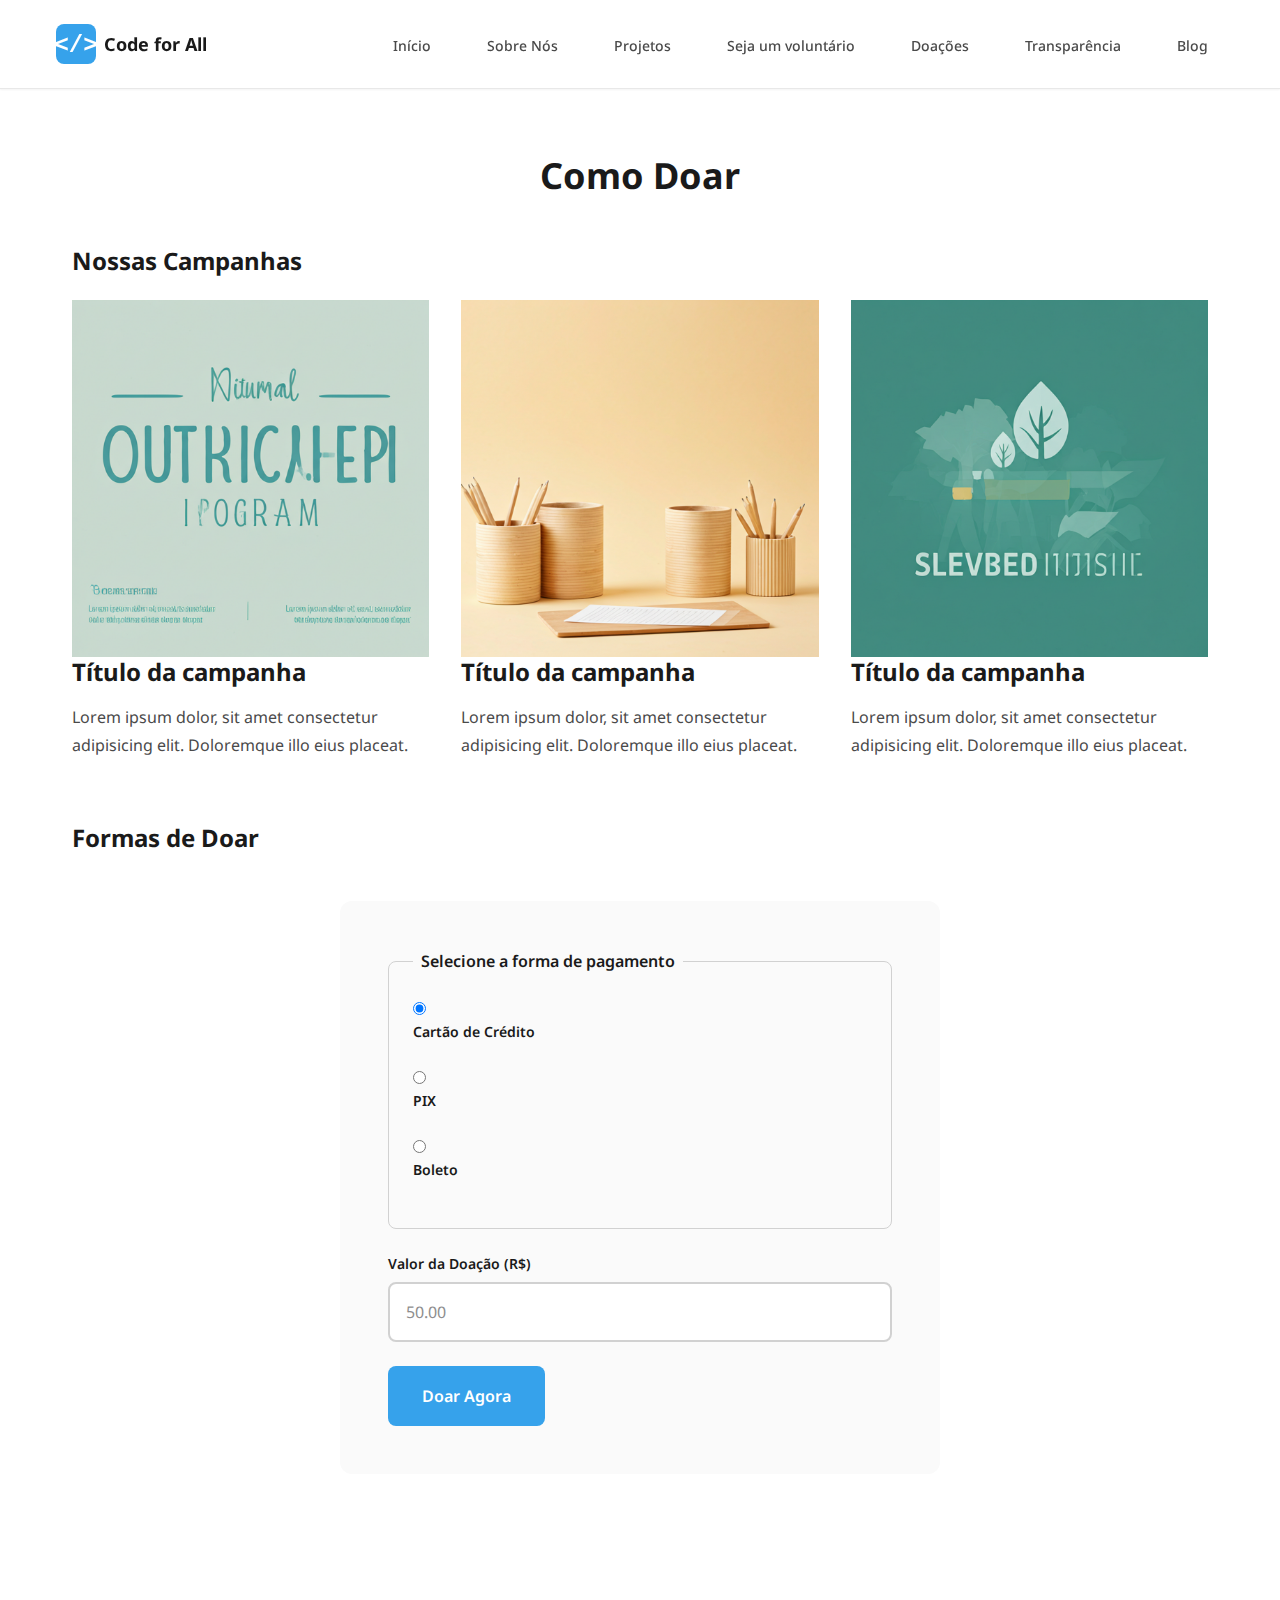
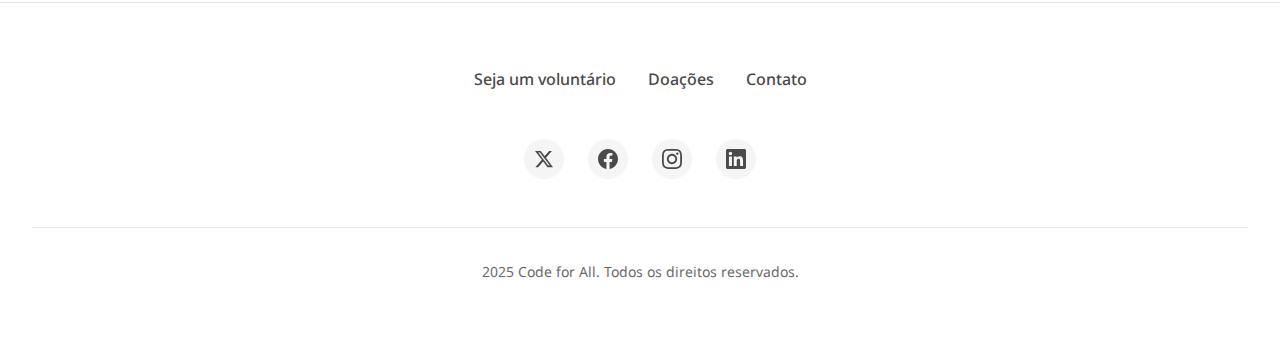
<file: doacoes.html>
<!DOCTYPE html>
<html lang="en">
  <head>
    <meta charset="UTF-8" />
    <meta name="viewport" content="width=device-width, initial-scale=1.0" />
    <title>Code for All - Doações</title>
    <link rel="preconnect" href="https://fonts.googleapis.com" />
    <link rel="preconnect" href="https://fonts.gstatic.com" crossorigin />
    <link
      href="https://fonts.googleapis.com/css2?family=Noto+Sans:wght@400;500;600;700&display=swap"
      rel="stylesheet"
    />
    <link rel="stylesheet" href="./assets/css/style.css" />
  </head>
  <body>
    <!-- Cabeçalho e menu -->
    <header>
      <div class="container">
        <!-- Nome da ONG -->
        <div class="logo">
          <svg
            width="40"
            height="40"
            viewBox="0 0 40 40"
            aria-label="Logo Code for All"
            xmlns="http://www.w3.org/2000/svg"
          >
            <rect width="40" height="40" rx="8" fill="#36A2EB" />
            <text
              x="20"
              y="28"
              font-size="24"
              fill="white"
              text-anchor="middle"
              font-family="monospace"
              font-weight="bold"
            >
              &lt;/&gt;
            </text>
          </svg>
          <span>Code for All</span>
        </div>
        <!-- Menu de navegação -->
        <nav>
          <ul>
            <li><a href="index.html">Início</a></li>
            <li><a href="sobre.html">Sobre Nós</a></li>
            <li><a href="projetos.html">Projetos</a></li>
            <li><a href="cadastro.html">Seja um voluntário</a></li>
            <li><a href="doacoes.html">Doações</a></li>
            <li><a href="transparencia.html">Transparência</a></li>
            <li><a href="blog.html">Blog</a></li>
          </ul>
        </nav>
      </div>
    </header>

    <!-- Conteúdo principal -->
    <main>
      <!-- Seção como doar -->
      <section id="how-do-contribute">
        <h1>Como Doar</h1>
        <h2>Nossas Campanhas</h2>
        <!-- Lista de campanhas -->
        <section id="campaings">
          <article>
            <img src="./assets/images/doacao-1.png" alt="Campanha 1" />
            <h3>Título da campanha</h3>
            <p>
              Lorem ipsum dolor, sit amet consectetur adipisicing elit.
              Doloremque illo eius placeat.
            </p>
          </article>
          <article>
            <img src="./assets/images/doacao-2.png" alt="Campanha 2" />
            <h3>Título da campanha</h3>
            <p>
              Lorem ipsum dolor, sit amet consectetur adipisicing elit.
              Doloremque illo eius placeat.
            </p>
          </article>
          <article>
            <img src="./assets/images/doacao-3.png" alt="Campanha 3" />
            <h3>Título da campanha</h3>
            <p>
              Lorem ipsum dolor, sit amet consectetur adipisicing elit.
              Doloremque illo eius placeat.
            </p>
          </article>
        </section>
        <h2>Formas de Doar</h2>
        <form action="/api/doacoes" method="POST">
          <fieldset>
            <legend>Selecione a forma de pagamento</legend>
            <div class="form-group">
              <input
                id="credit-card"
                type="radio"
                name="type_of_donate"
                value="credit_card"
                checked
              />
              <label for="credit-card">Cartão de Crédito</label>
            </div>
            <div class="form-group">
              <input id="pix" type="radio" name="type_of_donate" value="pix" />
              <label for="pix">PIX</label>
            </div>
            <div class="form-group">
              <input
                id="ticket"
                type="radio"
                name="type_of_donate"
                value="ticket"
              />
              <label for="ticket">Boleto</label>
            </div>
          </fieldset>
          <div class="form-group">
            <label for="amount">Valor da Doação (R$)</label>
            <input
              id="amount"
              name="amount"
              type="number"
              min="5"
              step="0.01"
              required
              placeholder="50.00"
            />
          </div>
          <button type="submit">Doar Agora</button>
        </form>
      </section>
    </main>

    <!-- Rodapé -->
    <footer>
      <!-- Links -->
      <nav>
        <ul>
          <li><a href="cadastro.html">Seja um voluntário</a></li>
          <li><a href="doacoes.html">Doações</a></li>
          <li><a href="contato.html">Contato</a></li>
        </ul>
      </nav>
      <!-- Redes sociais -->
      <nav aria-label="Redes sociais">
        <ul>
          <li>
            <a
              href="https://twitter.com/codeforall"
              aria-label="Siga-nos no Twitter/X"
            >
              <svg
                width="24"
                height="24"
                viewBox="0 0 24 24"
                fill="currentColor"
              >
                <path
                  d="M18.244 2.25h3.308l-7.227 8.26 8.502 11.24H16.17l-5.214-6.817L4.99 21.75H1.68l7.73-8.835L1.254 2.25H8.08l4.713 6.231zm-1.161 17.52h1.833L7.084 4.126H5.117z"
                />
              </svg>
            </a>
          </li>
          <li>
            <a
              href="https://facebook.com/codeforall"
              aria-label="Siga-nos no Facebook"
            >
              <svg
                width="24"
                height="24"
                viewBox="0 0 24 24"
                fill="currentColor"
              >
                <path
                  d="M24 12.073c0-6.627-5.373-12-12-12s-12 5.373-12 12c0 5.99 4.388 10.954 10.125 11.854v-8.385H7.078v-3.47h3.047V9.43c0-3.007 1.792-4.669 4.533-4.669 1.312 0 2.686.235 2.686.235v2.953H15.83c-1.491 0-1.956.925-1.956 1.874v2.25h3.328l-.532 3.47h-2.796v8.385C19.612 23.027 24 18.062 24 12.073z"
                />
              </svg>
            </a>
          </li>
          <li>
            <a
              href="https://instagram.com/codeforall"
              aria-label="Siga-nos no Instagram"
            >
              <svg
                width="24"
                height="24"
                viewBox="0 0 24 24"
                fill="currentColor"
              >
                <path
                  d="M12 2.163c3.204 0 3.584.012 4.85.07 3.252.148 4.771 1.691 4.919 4.919.058 1.265.069 1.645.069 4.849 0 3.205-.012 3.584-.069 4.849-.149 3.225-1.664 4.771-4.919 4.919-1.266.058-1.644.07-4.85.07-3.204 0-3.584-.012-4.849-.07-3.26-.149-4.771-1.699-4.919-4.92-.058-1.265-.07-1.644-.07-4.849 0-3.204.013-3.583.07-4.849.149-3.227 1.664-4.771 4.919-4.919 1.266-.057 1.645-.069 4.849-.069zm0-2.163c-3.259 0-3.667.014-4.947.072-4.358.2-6.78 2.618-6.98 6.98-.059 1.281-.073 1.689-.073 4.948 0 3.259.014 3.668.072 4.948.2 4.358 2.618 6.78 6.98 6.98 1.281.058 1.689.072 4.948.072 3.259 0 3.668-.014 4.948-.072 4.354-.2 6.782-2.618 6.979-6.98.059-1.28.073-1.689.073-4.948 0-3.259-.014-3.667-.072-4.947-.196-4.354-2.617-6.78-6.979-6.98-1.281-.059-1.69-.073-4.949-.073zm0 5.838c-3.403 0-6.162 2.759-6.162 6.162s2.759 6.163 6.162 6.163 6.162-2.759 6.162-6.163c0-3.403-2.759-6.162-6.162-6.162zm0 10.162c-2.209 0-4-1.79-4-4 0-2.209 1.791-4 4-4s4 1.791 4 4c0 2.21-1.791 4-4 4zm6.406-11.845c-.796 0-1.441.645-1.441 1.44s.645 1.44 1.441 1.44c.795 0 1.439-.645 1.439-1.44s-.644-1.44-1.439-1.44z"
                />
              </svg>
            </a>
          </li>
          <li>
            <a
              href="https://linkedin.com/company/codeforall"
              aria-label="Siga-nos no LinkedIn"
            >
              <svg
                width="24"
                height="24"
                viewBox="0 0 24 24"
                fill="currentColor"
              >
                <path
                  d="M20.447 20.452h-3.554v-5.569c0-1.328-.027-3.037-1.852-3.037-1.853 0-2.136 1.445-2.136 2.939v5.667H9.351V9h3.414v1.561h.046c.477-.9 1.637-1.85 3.37-1.85 3.601 0 4.267 2.37 4.267 5.455v6.286zM5.337 7.433c-1.144 0-2.063-.926-2.063-2.065 0-1.138.92-2.063 2.063-2.063 1.14 0 2.064.925 2.064 2.063 0 1.139-.925 2.065-2.064 2.065zm1.782 13.019H3.555V9h3.564v11.452zM22.225 0H1.771C.792 0 0 .774 0 1.729v20.542C0 23.227.792 24 1.771 24h20.451C23.2 24 24 23.227 24 22.271V1.729C24 .774 23.2 0 22.222 0h.003z"
                />
              </svg>
            </a>
          </li>
        </ul>
      </nav>
      <p>2025 Code for All. Todos os direitos reservados.</p>
    </footer>
  </body>
</html>
</file>
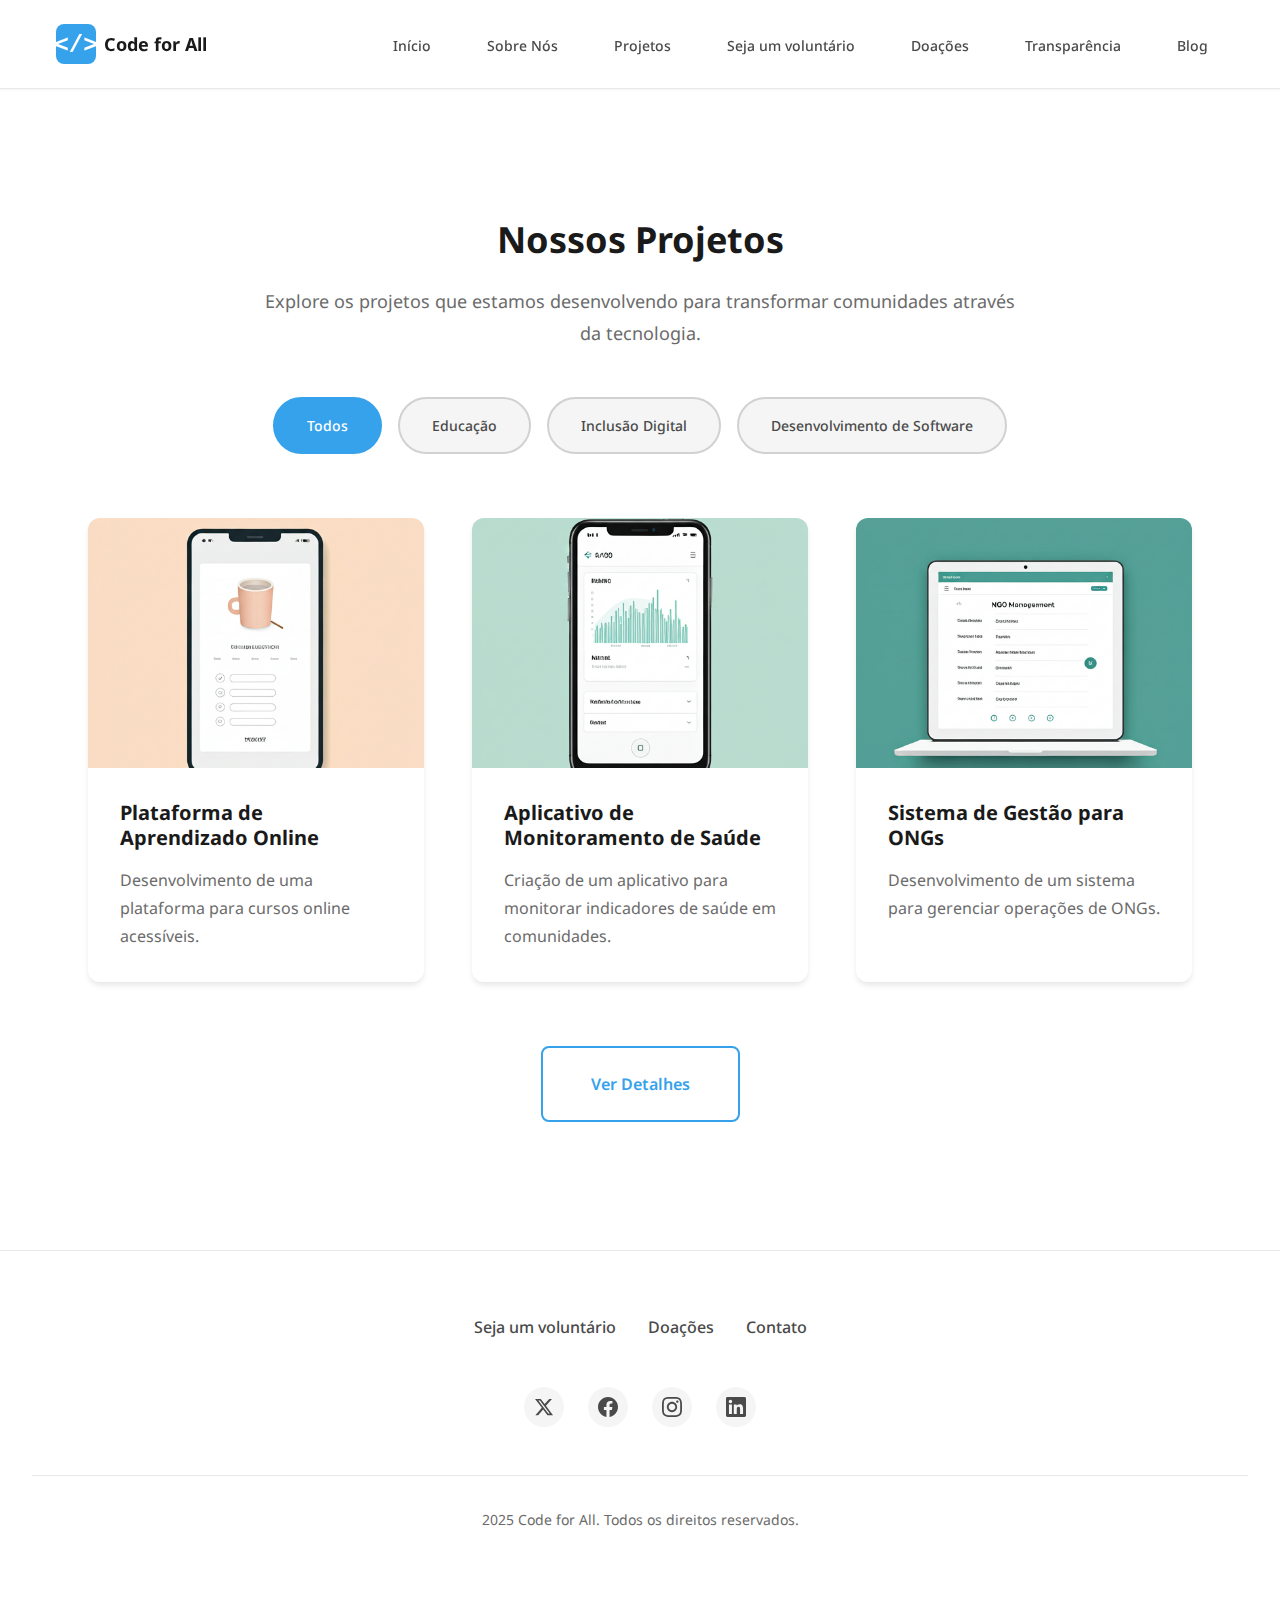
<file: projetos.html>
<!DOCTYPE html>
<html lang="en">
  <head>
    <meta charset="UTF-8" />
    <meta name="viewport" content="width=device-width, initial-scale=1.0" />
    <title>Code for All - Projetos</title>
    <link rel="preconnect" href="https://fonts.googleapis.com" />
    <link rel="preconnect" href="https://fonts.gstatic.com" crossorigin />
    <link
      href="https://fonts.googleapis.com/css2?family=Noto+Sans:wght@400;500;600;700&display=swap"
      rel="stylesheet"
    />
    <link rel="stylesheet" href="./assets/css/style.css" />
  </head>
  <body>
    <!-- Cabeçalho e menu -->
    <header>
      <div class="container">
        <!-- Nome da ONG -->
        <div class="logo">
          <svg
            width="40"
            height="40"
            viewBox="0 0 40 40"
            aria-label="Logo Code for All"
            xmlns="http://www.w3.org/2000/svg"
          >
            <rect width="40" height="40" rx="8" fill="#36A2EB" />
            <text
              x="20"
              y="28"
              font-size="24"
              fill="white"
              text-anchor="middle"
              font-family="monospace"
              font-weight="bold"
            >
              &lt;/&gt;
            </text>
          </svg>
          <span>Code for All</span>
        </div>
        <!-- Menu de navegação -->
        <nav>
          <ul>
            <li><a href="index.html">Início</a></li>
            <li><a href="sobre.html">Sobre Nós</a></li>
            <li><a href="projetos.html">Projetos</a></li>
            <li><a href="cadastro.html">Seja um voluntário</a></li>
            <li><a href="doacoes.html">Doações</a></li>
            <li><a href="transparencia.html">Transparência</a></li>
            <li><a href="blog.html">Blog</a></li>
          </ul>
        </nav>
      </div>
    </header>

    <!-- Conteúdo principal -->
    <main>
      <!-- Seção de projetos -->
      <section id="projects-page">
        <h1>Nossos Projetos</h1>
        <p class="subtitle">
          Explore os projetos que estamos desenvolvendo para transformar
          comunidades através da tecnologia.
        </p>

        <!-- Filtros de Categoria -->
        <div class="project-filters">
          <button class="filter-chip active" data-filter="all">Todos</button>
          <button class="filter-chip" data-filter="educacao">Educação</button>
          <button class="filter-chip" data-filter="inclusao">
            Inclusão Digital
          </button>
          <button class="filter-chip" data-filter="software">
            Desenvolvimento de Software
          </button>
        </div>

        <!-- Grid de Projetos -->
        <div class="projects-grid">
          <article class="project-card" data-category="educacao">
            <img
              src="./assets/images/projetos-sociais-1.png"
              alt="Plataforma de Aprendizado Online"
            />
            <div class="project-content">
              <h3>Plataforma de Aprendizado Online</h3>
              <p>
                Desenvolvimento de uma plataforma para cursos online acessíveis.
              </p>
            </div>
          </article>

          <article class="project-card" data-category="inclusao">
            <img
              src="./assets/images/projetos-sociais-2.png"
              alt="Aplicativo de Monitoramento de Saúde"
            />
            <div class="project-content">
              <h3>Aplicativo de Monitoramento de Saúde</h3>
              <p>
                Criação de um aplicativo para monitorar indicadores de saúde em
                comunidades.
              </p>
            </div>
          </article>

          <article class="project-card" data-category="software">
            <img
              src="./assets/images/projetos-sociais-3.png"
              alt="Sistema de Gestão para ONGs"
            />
            <div class="project-content">
              <h3>Sistema de Gestão para ONGs</h3>
              <p>
                Desenvolvimento de um sistema para gerenciar operações de ONGs.
              </p>
            </div>
          </article>
        </div>

        <!-- Botão Ver Detalhes -->
        <div class="projects-action">
          <button type="button" class="button-secondary">Ver Detalhes</button>
        </div>
      </section>
    </main>

    <!-- Rodapé -->
    <footer>
      <!-- Links -->
      <nav>
        <ul>
          <li><a href="cadastro.html">Seja um voluntário</a></li>
          <li><a href="doacoes.html">Doações</a></li>
          <li><a href="contato.html">Contato</a></li>
        </ul>
      </nav>
      <!-- Redes sociais -->
      <nav aria-label="Redes sociais">
        <ul>
          <li>
            <a
              href="https://twitter.com/codeforall"
              aria-label="Siga-nos no Twitter/X"
            >
              <svg
                width="24"
                height="24"
                viewBox="0 0 24 24"
                fill="currentColor"
              >
                <path
                  d="M18.244 2.25h3.308l-7.227 8.26 8.502 11.24H16.17l-5.214-6.817L4.99 21.75H1.68l7.73-8.835L1.254 2.25H8.08l4.713 6.231zm-1.161 17.52h1.833L7.084 4.126H5.117z"
                />
              </svg>
            </a>
          </li>
          <li>
            <a
              href="https://facebook.com/codeforall"
              aria-label="Siga-nos no Facebook"
            >
              <svg
                width="24"
                height="24"
                viewBox="0 0 24 24"
                fill="currentColor"
              >
                <path
                  d="M24 12.073c0-6.627-5.373-12-12-12s-12 5.373-12 12c0 5.99 4.388 10.954 10.125 11.854v-8.385H7.078v-3.47h3.047V9.43c0-3.007 1.792-4.669 4.533-4.669 1.312 0 2.686.235 2.686.235v2.953H15.83c-1.491 0-1.956.925-1.956 1.874v2.25h3.328l-.532 3.47h-2.796v8.385C19.612 23.027 24 18.062 24 12.073z"
                />
              </svg>
            </a>
          </li>
          <li>
            <a
              href="https://instagram.com/codeforall"
              aria-label="Siga-nos no Instagram"
            >
              <svg
                width="24"
                height="24"
                viewBox="0 0 24 24"
                fill="currentColor"
              >
                <path
                  d="M12 2.163c3.204 0 3.584.012 4.85.07 3.252.148 4.771 1.691 4.919 4.919.058 1.265.069 1.645.069 4.849 0 3.205-.012 3.584-.069 4.849-.149 3.225-1.664 4.771-4.919 4.919-1.266.058-1.644.07-4.85.07-3.204 0-3.584-.012-4.849-.07-3.26-.149-4.771-1.699-4.919-4.92-.058-1.265-.07-1.644-.07-4.849 0-3.204.013-3.583.07-4.849.149-3.227 1.664-4.771 4.919-4.919 1.266-.057 1.645-.069 4.849-.069zm0-2.163c-3.259 0-3.667.014-4.947.072-4.358.2-6.78 2.618-6.98 6.98-.059 1.281-.073 1.689-.073 4.948 0 3.259.014 3.668.072 4.948.2 4.358 2.618 6.78 6.98 6.98 1.281.058 1.689.072 4.948.072 3.259 0 3.668-.014 4.948-.072 4.354-.2 6.782-2.618 6.979-6.98.059-1.28.073-1.689.073-4.948 0-3.259-.014-3.667-.072-4.947-.196-4.354-2.617-6.78-6.979-6.98-1.281-.059-1.69-.073-4.949-.073zm0 5.838c-3.403 0-6.162 2.759-6.162 6.162s2.759 6.163 6.162 6.163 6.162-2.759 6.162-6.163c0-3.403-2.759-6.162-6.162-6.162zm0 10.162c-2.209 0-4-1.79-4-4 0-2.209 1.791-4 4-4s4 1.791 4 4c0 2.21-1.791 4-4 4zm6.406-11.845c-.796 0-1.441.645-1.441 1.44s.645 1.44 1.441 1.44c.795 0 1.439-.645 1.439-1.44s-.644-1.44-1.439-1.44z"
                />
              </svg>
            </a>
          </li>
          <li>
            <a
              href="https://linkedin.com/company/codeforall"
              aria-label="Siga-nos no LinkedIn"
            >
              <svg
                width="24"
                height="24"
                viewBox="0 0 24 24"
                fill="currentColor"
              >
                <path
                  d="M20.447 20.452h-3.554v-5.569c0-1.328-.027-3.037-1.852-3.037-1.853 0-2.136 1.445-2.136 2.939v5.667H9.351V9h3.414v1.561h.046c.477-.9 1.637-1.85 3.37-1.85 3.601 0 4.267 2.37 4.267 5.455v6.286zM5.337 7.433c-1.144 0-2.063-.926-2.063-2.065 0-1.138.92-2.063 2.063-2.063 1.14 0 2.064.925 2.064 2.063 0 1.139-.925 2.065-2.064 2.065zm1.782 13.019H3.555V9h3.564v11.452zM22.225 0H1.771C.792 0 0 .774 0 1.729v20.542C0 23.227.792 24 1.771 24h20.451C23.2 24 24 23.227 24 22.271V1.729C24 .774 23.2 0 22.222 0h.003z"
                />
              </svg>
            </a>
          </li>
        </ul>
      </nav>
      <p>2025 Code for All. Todos os direitos reservados.</p>
    </footer>

    <!-- Script para filtros de projetos -->
    <script src="./assets/js/projects-filter.js"></script>
  </body>
</html>
</file>
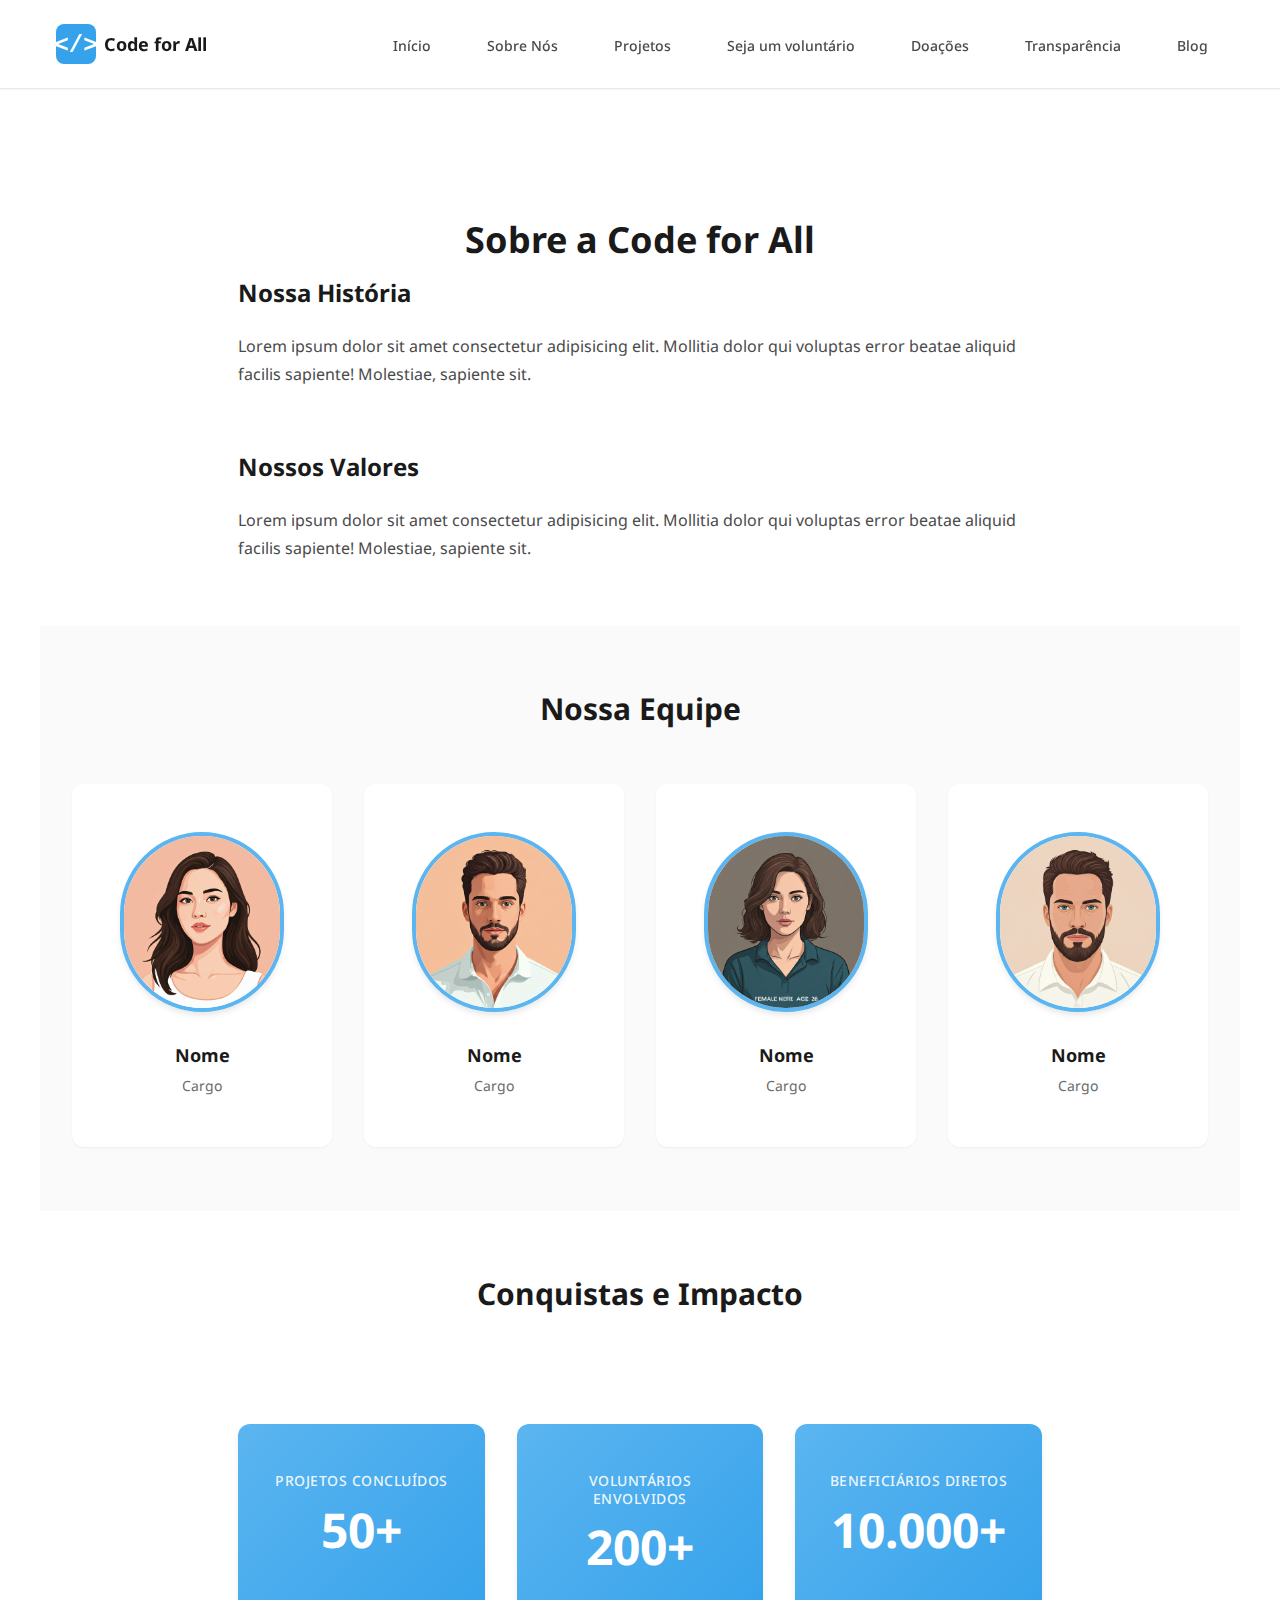
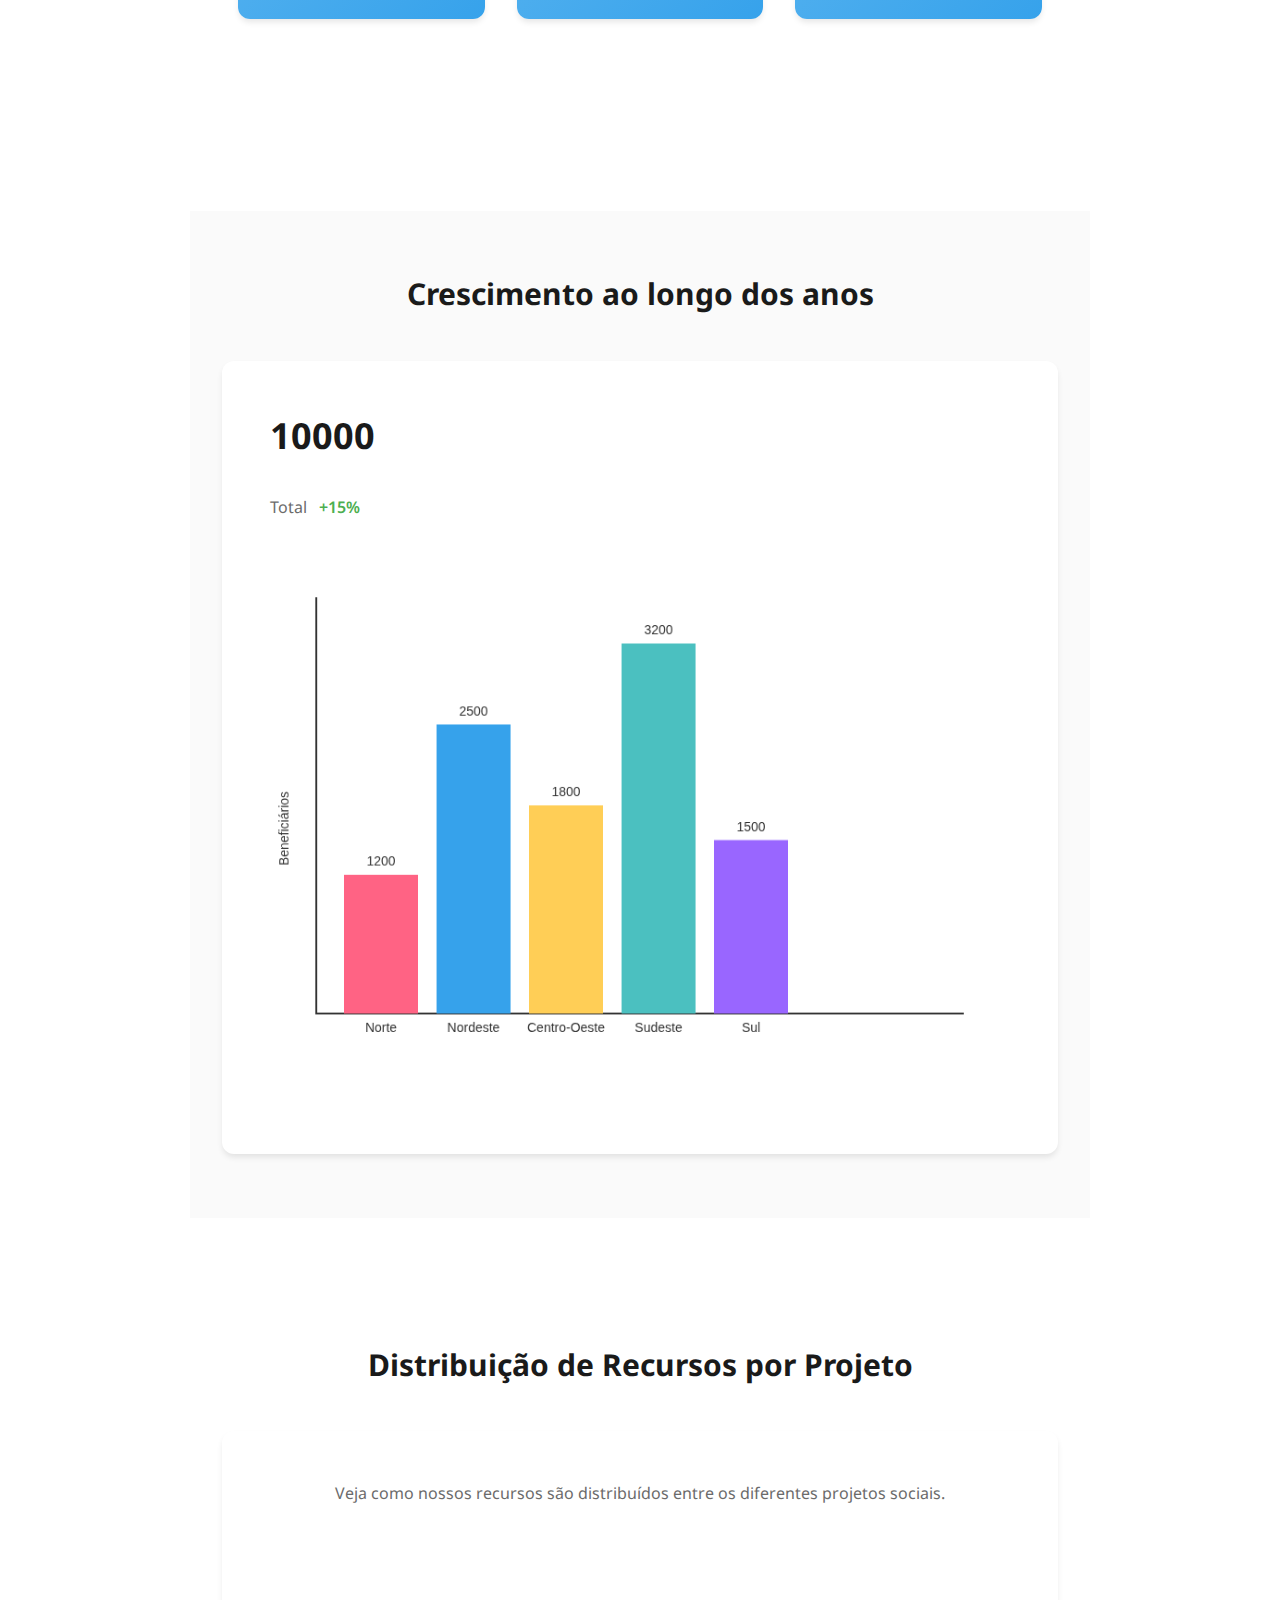
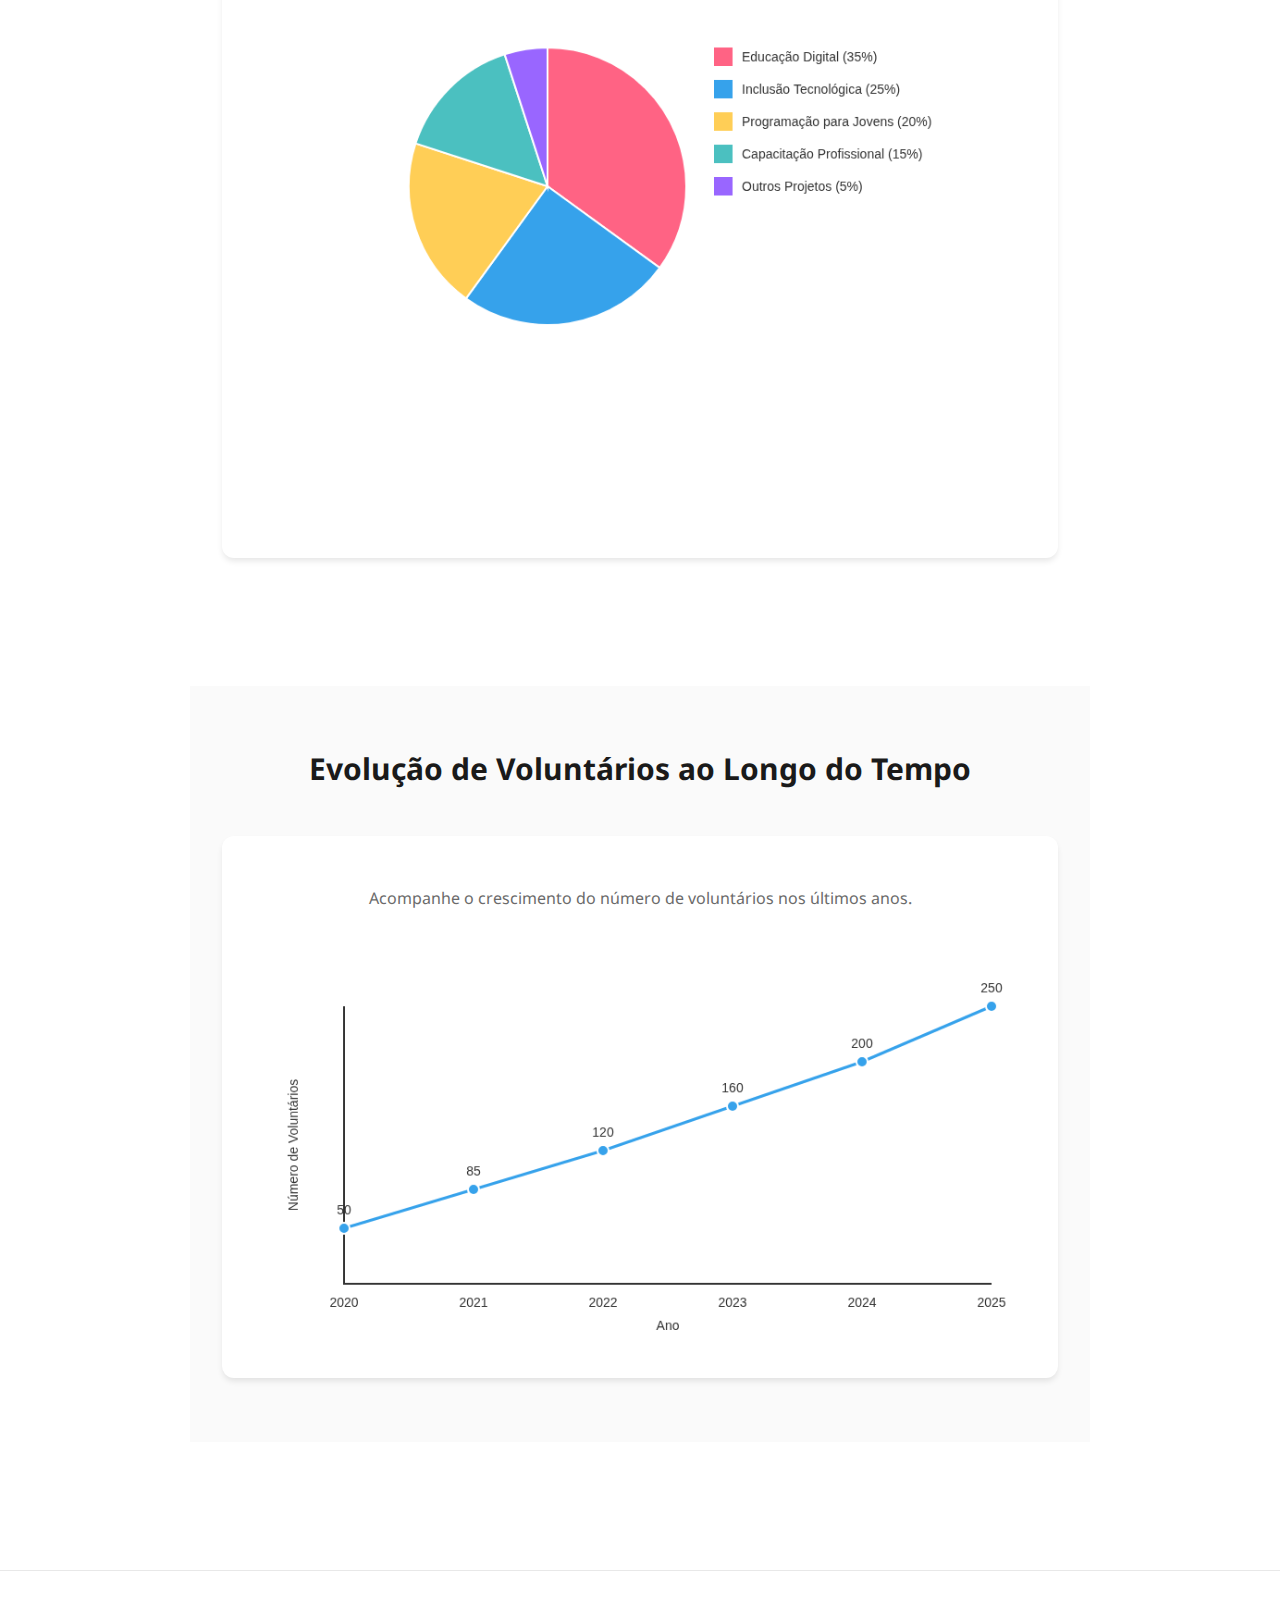
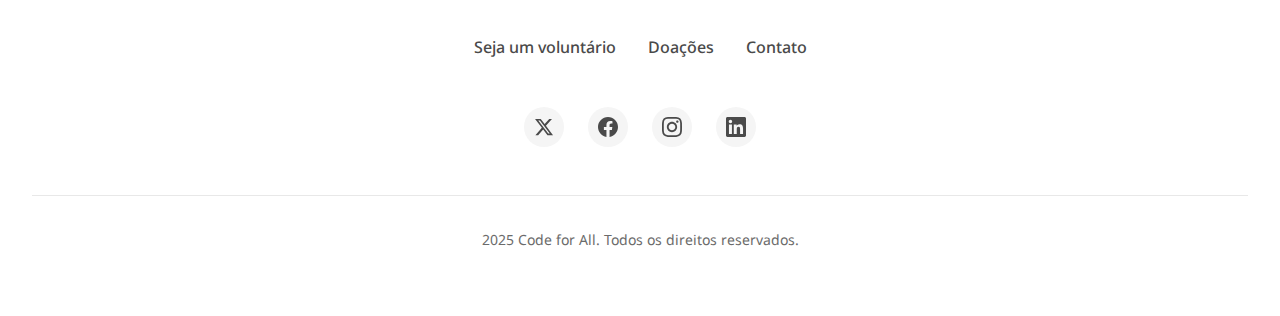
<file: sobre.html>
<!DOCTYPE html>
<html lang="en">
  <head>
    <meta charset="UTF-8" />
    <meta name="viewport" content="width=device-width, initial-scale=1.0" />
    <title>Code for All - Sobre</title>
    <link rel="preconnect" href="https://fonts.googleapis.com" />
    <link rel="preconnect" href="https://fonts.gstatic.com" crossorigin />
    <link
      href="https://fonts.googleapis.com/css2?family=Noto+Sans:wght@400;500;600;700&display=swap"
      rel="stylesheet"
    />
    <link rel="stylesheet" href="./assets/css/style.css" />
  </head>
  <body>
    <!-- Cabeçalho e menu -->
    <header>
      <div class="container">
        <!-- Nome da ONG -->
        <div class="logo">
          <svg
            width="40"
            height="40"
            viewBox="0 0 40 40"
            aria-label="Logo Code for All"
            xmlns="http://www.w3.org/2000/svg"
          >
            <rect width="40" height="40" rx="8" fill="#36A2EB" />
            <text
              x="20"
              y="28"
              font-size="24"
              fill="white"
              text-anchor="middle"
              font-family="monospace"
              font-weight="bold"
            >
              &lt;/&gt;
            </text>
          </svg>
          <span>Code for All</span>
        </div>
        <!-- Menu de navegação -->
        <nav>
          <ul>
            <li><a href="index.html">Início</a></li>
            <li><a href="sobre.html">Sobre Nós</a></li>
            <li><a href="projetos.html">Projetos</a></li>
            <li><a href="cadastro.html">Seja um voluntário</a></li>
            <li><a href="doacoes.html">Doações</a></li>
            <li><a href="transparencia.html">Transparência</a></li>
            <li><a href="blog.html">Blog</a></li>
          </ul>
        </nav>
      </div>
    </header>

    <!-- Conteúdo principal -->
    <main>
      <h1>Sobre a Code for All</h1>

      <!-- Nossa história -->
      <section>
        <h2>Nossa História</h2>
        <p>
          Lorem ipsum dolor sit amet consectetur adipisicing elit. Mollitia
          dolor qui voluptas error beatae aliquid facilis sapiente! Molestiae,
          sapiente sit.
        </p>
      </section>

      <!-- Nossos valores -->
      <section>
        <h2>Nossos Valores</h2>
        <p>
          Lorem ipsum dolor sit amet consectetur adipisicing elit. Mollitia
          dolor qui voluptas error beatae aliquid facilis sapiente! Molestiae,
          sapiente sit.
        </p>
      </section>

      <!-- Nossa equipe -->
      <section id="squad">
        <h2>Nossa Equipe</h2>
        <article>
          <img
            src="./assets/images/pessoa-1.png"
            alt="Foto de Carlos Mendes, Diretor Executivo"
          />
          <h3>Nome</h3>
          <p>Cargo</p>
        </article>
        <article>
          <img
            src="./assets/images/pessoa-2.png"
            alt="Foto de Fernanda Lima, Coordenadora de Projetos"
          />
          <h3>Nome</h3>
          <p>Cargo</p>
        </article>
        <article>
          <img
            src="./assets/images/pessoa-3.png"
            alt="Foto de Roberto Silva, Gestor de Voluntários"
          />
          <h3>Nome</h3>
          <p>Cargo</p>
        </article>
        <article>
          <img
            src="./assets/images/pessoa-4.png"
            alt="Foto de Patricia Santos, Analista de Comunicação"
          />
          <h3>Nome</h3>
          <p>Cargo</p>
        </article>
      </section>

      <!-- Conquistas e impacto -->
      <section id="rewards">
        <h2>Conquistas e Impacto</h2>
        <main>
          <article>
            <h3>Projetos Concluídos</h3>
            <strong>50+</strong>
          </article>
          <article>
            <h3>Voluntários Envolvidos</h3>
            <strong>200+</strong>
          </article>
          <article>
            <h3>Beneficiários Diretos</h3>
            <strong>10.000+</strong>
          </article>
        </main>
      </section>

      <!-- Crescimento -->
      <section id="grow-up">
        <h2>Crescimento ao longo dos anos</h2>
        <article>
          <span><strong>10000</strong></span>
          <span>Total <span>+15%</span></span>
          <div class="charts">
            <canvas id="bar-chart" width="800" height="600">
              Seu navegador não suporta canvas.
            </canvas>
          </div>
        </article>
      </section>

      <!-- Distribuição de Recursos -->
      <section id="recursos">
        <h2>Distribuição de Recursos por Projeto</h2>
        <article>
          <p>
            Veja como nossos recursos são distribuídos entre os diferentes
            projetos sociais.
          </p>
          <div class="charts">
            <canvas id="pie-chart" width="800" height="600">
              Seu navegador não suporta canvas.
            </canvas>
          </div>
        </article>
      </section>

      <!-- Evolução de Voluntários -->
      <section id="voluntarios">
        <h2>Evolução de Voluntários ao Longo do Tempo</h2>
        <article>
          <p>
            Acompanhe o crescimento do número de voluntários nos últimos anos.
          </p>
          <div class="charts">
            <canvas id="line-chart" width="800" height="400">
              Seu navegador não suporta canvas.
            </canvas>
          </div>
        </article>
      </section>
    </main>

    <!-- Rodapé -->
    <footer>
      <!-- Links -->
      <nav>
        <ul>
          <li><a href="cadastro.html">Seja um voluntário</a></li>
          <li><a href="doacoes.html">Doações</a></li>
          <li><a href="contato.html">Contato</a></li>
        </ul>
      </nav>
      <!-- Redes sociais -->
      <nav aria-label="Redes sociais">
        <ul>
          <li>
            <a
              href="https://twitter.com/codeforall"
              aria-label="Siga-nos no Twitter/X"
            >
              <svg
                width="24"
                height="24"
                viewBox="0 0 24 24"
                fill="currentColor"
              >
                <path
                  d="M18.244 2.25h3.308l-7.227 8.26 8.502 11.24H16.17l-5.214-6.817L4.99 21.75H1.68l7.73-8.835L1.254 2.25H8.08l4.713 6.231zm-1.161 17.52h1.833L7.084 4.126H5.117z"
                />
              </svg>
            </a>
          </li>
          <li>
            <a
              href="https://facebook.com/codeforall"
              aria-label="Siga-nos no Facebook"
            >
              <svg
                width="24"
                height="24"
                viewBox="0 0 24 24"
                fill="currentColor"
              >
                <path
                  d="M24 12.073c0-6.627-5.373-12-12-12s-12 5.373-12 12c0 5.99 4.388 10.954 10.125 11.854v-8.385H7.078v-3.47h3.047V9.43c0-3.007 1.792-4.669 4.533-4.669 1.312 0 2.686.235 2.686.235v2.953H15.83c-1.491 0-1.956.925-1.956 1.874v2.25h3.328l-.532 3.47h-2.796v8.385C19.612 23.027 24 18.062 24 12.073z"
                />
              </svg>
            </a>
          </li>
          <li>
            <a
              href="https://instagram.com/codeforall"
              aria-label="Siga-nos no Instagram"
            >
              <svg
                width="24"
                height="24"
                viewBox="0 0 24 24"
                fill="currentColor"
              >
                <path
                  d="M12 2.163c3.204 0 3.584.012 4.85.07 3.252.148 4.771 1.691 4.919 4.919.058 1.265.069 1.645.069 4.849 0 3.205-.012 3.584-.069 4.849-.149 3.225-1.664 4.771-4.919 4.919-1.266.058-1.644.07-4.85.07-3.204 0-3.584-.012-4.849-.07-3.26-.149-4.771-1.699-4.919-4.92-.058-1.265-.07-1.644-.07-4.849 0-3.204.013-3.583.07-4.849.149-3.227 1.664-4.771 4.919-4.919 1.266-.057 1.645-.069 4.849-.069zm0-2.163c-3.259 0-3.667.014-4.947.072-4.358.2-6.78 2.618-6.98 6.98-.059 1.281-.073 1.689-.073 4.948 0 3.259.014 3.668.072 4.948.2 4.358 2.618 6.78 6.98 6.98 1.281.058 1.689.072 4.948.072 3.259 0 3.668-.014 4.948-.072 4.354-.2 6.782-2.618 6.979-6.98.059-1.28.073-1.689.073-4.948 0-3.259-.014-3.667-.072-4.947-.196-4.354-2.617-6.78-6.979-6.98-1.281-.059-1.69-.073-4.949-.073zm0 5.838c-3.403 0-6.162 2.759-6.162 6.162s2.759 6.163 6.162 6.163 6.162-2.759 6.162-6.163c0-3.403-2.759-6.162-6.162-6.162zm0 10.162c-2.209 0-4-1.79-4-4 0-2.209 1.791-4 4-4s4 1.791 4 4c0 2.21-1.791 4-4 4zm6.406-11.845c-.796 0-1.441.645-1.441 1.44s.645 1.44 1.441 1.44c.795 0 1.439-.645 1.439-1.44s-.644-1.44-1.439-1.44z"
                />
              </svg>
            </a>
          </li>
          <li>
            <a
              href="https://linkedin.com/company/codeforall"
              aria-label="Siga-nos no LinkedIn"
            >
              <svg
                width="24"
                height="24"
                viewBox="0 0 24 24"
                fill="currentColor"
              >
                <path
                  d="M20.447 20.452h-3.554v-5.569c0-1.328-.027-3.037-1.852-3.037-1.853 0-2.136 1.445-2.136 2.939v5.667H9.351V9h3.414v1.561h.046c.477-.9 1.637-1.85 3.37-1.85 3.601 0 4.267 2.37 4.267 5.455v6.286zM5.337 7.433c-1.144 0-2.063-.926-2.063-2.065 0-1.138.92-2.063 2.063-2.063 1.14 0 2.064.925 2.064 2.063 0 1.139-.925 2.065-2.064 2.065zm1.782 13.019H3.555V9h3.564v11.452zM22.225 0H1.771C.792 0 0 .774 0 1.729v20.542C0 23.227.792 24 1.771 24h20.451C23.2 24 24 23.227 24 22.271V1.729C24 .774 23.2 0 22.222 0h.003z"
                />
              </svg>
            </a>
          </li>
        </ul>
      </nav>
      <p>2025 Code for All. Todos os direitos reservados.</p>
    </footer>

    <!-- Scripts para os gráficos -->
    <script src="./assets/js/charts.js" defer></script>
  </body>
</html>
</file>
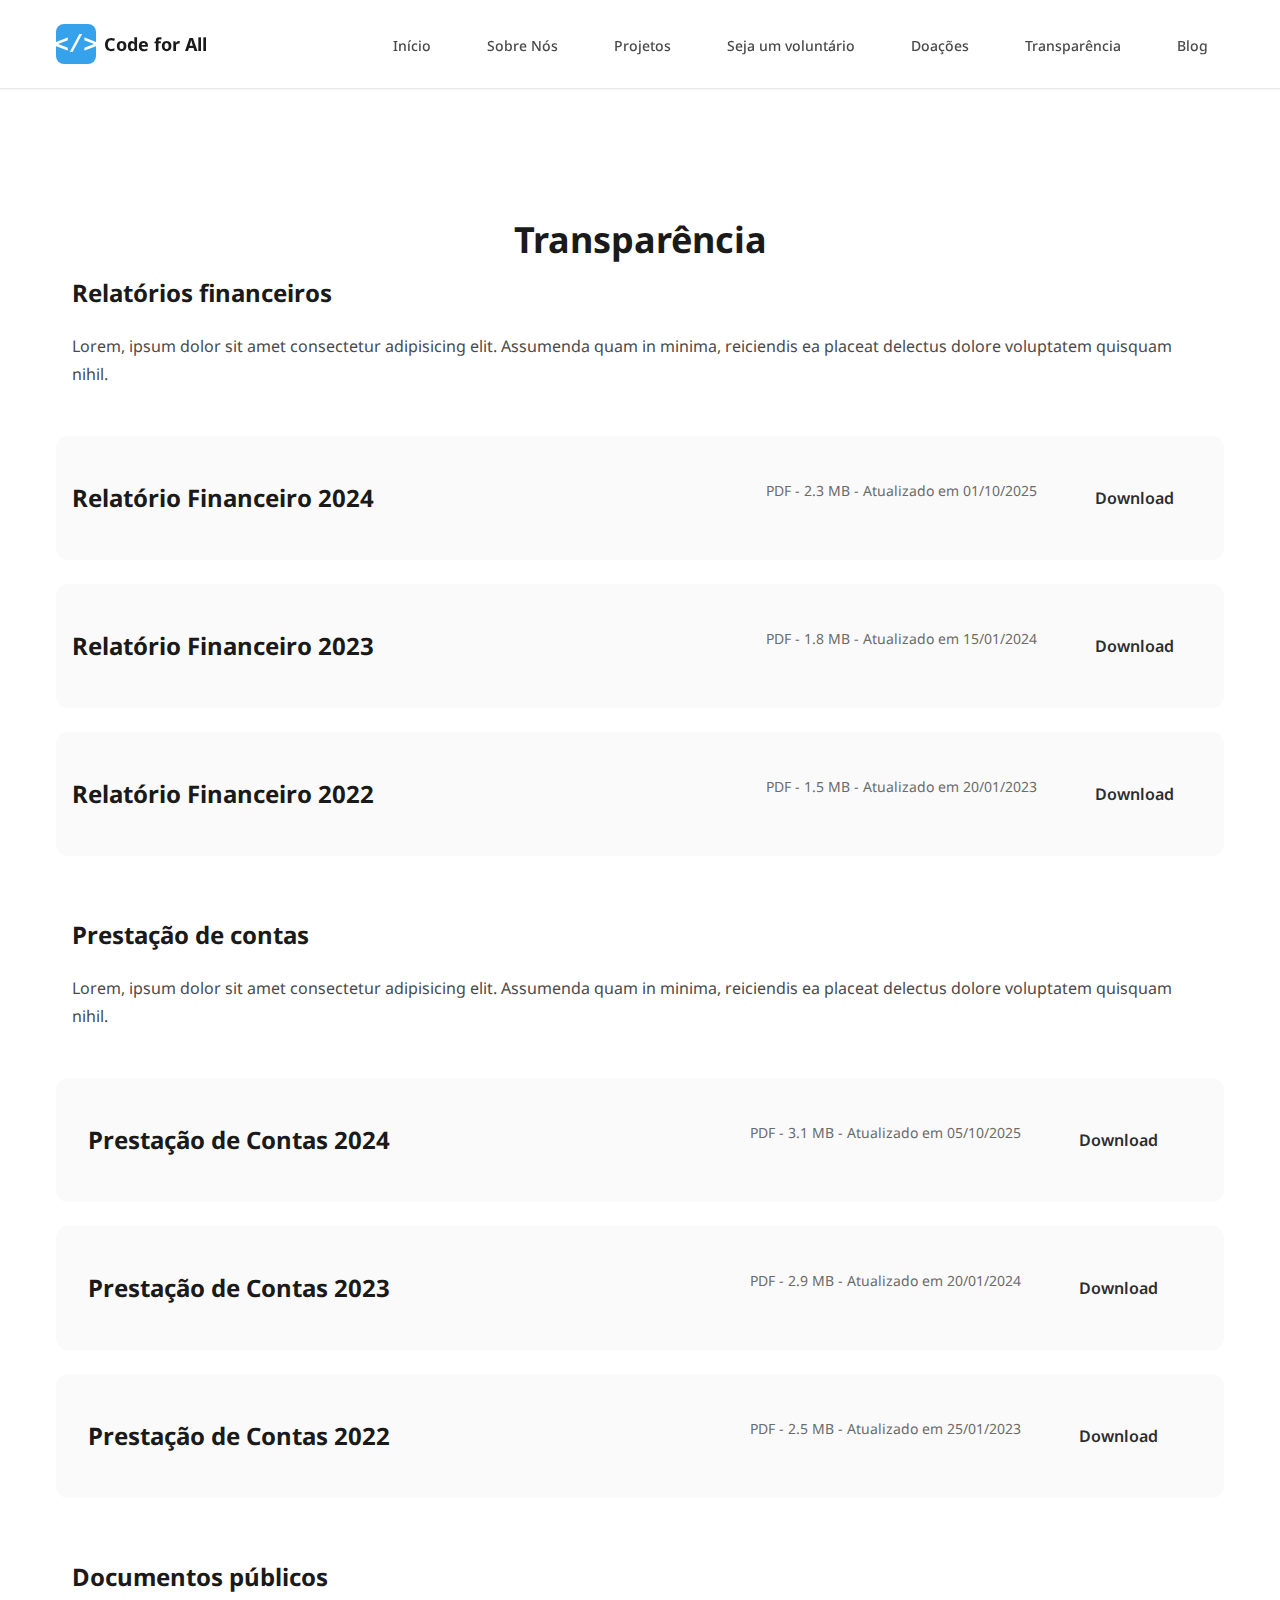
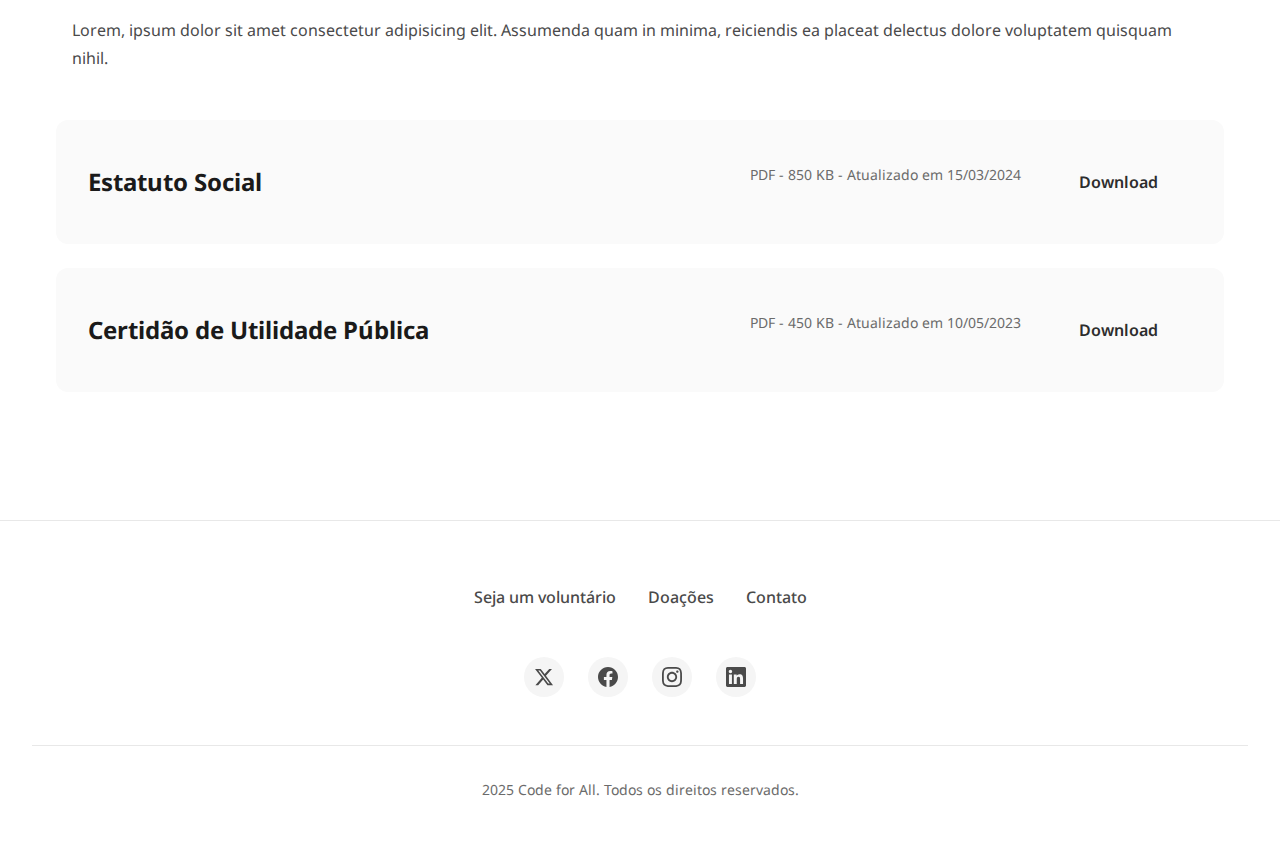
<file: transparencia.html>
<!DOCTYPE html>
<html lang="en">
  <head>
    <meta charset="UTF-8" />
    <meta name="viewport" content="width=device-width, initial-scale=1.0" />
    <title>Code for All - Transparência</title>
    <link rel="preconnect" href="https://fonts.googleapis.com" />
    <link rel="preconnect" href="https://fonts.gstatic.com" crossorigin />
    <link
      href="https://fonts.googleapis.com/css2?family=Noto+Sans:wght@400;500;600;700&display=swap"
      rel="stylesheet"
    />
    <link rel="stylesheet" href="./assets/css/style.css" />
  </head>
  <body>
    <!-- Cabeçalho e menu -->
    <header>
      <div class="container">
        <!-- Nome da ONG -->
        <div class="logo">
          <svg
            width="40"
            height="40"
            viewBox="0 0 40 40"
            aria-label="Logo Code for All"
            xmlns="http://www.w3.org/2000/svg"
          >
            <rect width="40" height="40" rx="8" fill="#36A2EB" />
            <text
              x="20"
              y="28"
              font-size="24"
              fill="white"
              text-anchor="middle"
              font-family="monospace"
              font-weight="bold"
            >
              &lt;/&gt;
            </text>
          </svg>
          <span>Code for All</span>
        </div>
        <!-- Menu de navegação -->
        <nav>
          <ul>
            <li><a href="index.html">Início</a></li>
            <li><a href="sobre.html">Sobre Nós</a></li>
            <li><a href="projetos.html">Projetos</a></li>
            <li><a href="cadastro.html">Seja um voluntário</a></li>
            <li><a href="doacoes.html">Doações</a></li>
            <li><a href="transparencia.html">Transparência</a></li>
            <li><a href="blog.html">Blog</a></li>
          </ul>
        </nav>
      </div>
    </header>

    <!-- Conteúdo principal -->
    <main>
      <h1>Transparência</h1>

      <!-- Seção de relatórios financeiros -->
      <section class="financial-reports">
        <h2>Relatórios financeiros</h2>
        <p>
          Lorem, ipsum dolor sit amet consectetur adipisicing elit. Assumenda
          quam in minima, reiciendis ea placeat delectus dolore voluptatem
          quisquam nihil.
        </p>
        <article>
          <h3>Relatório Financeiro 2024</h3>
          <p><small>PDF - 2.3 MB - Atualizado em 01/10/2025</small></p>
          <a href="#" download class="button">Download</a>
        </article>
        <article>
          <h3>Relatório Financeiro 2023</h3>
          <p><small>PDF - 1.8 MB - Atualizado em 15/01/2024</small></p>
          <a href="#" download class="button">Download</a>
        </article>
        <article>
          <h3>Relatório Financeiro 2022</h3>
          <p><small>PDF - 1.5 MB - Atualizado em 20/01/2023</small></p>
          <a href="#" download class="button">Download</a>
        </article>
      </section>

      <!-- Seção de prestação de contas -->
      <section id="accountability">
        <h2>Prestação de contas</h2>
        <p>
          Lorem, ipsum dolor sit amet consectetur adipisicing elit. Assumenda
          quam in minima, reiciendis ea placeat delectus dolore voluptatem
          quisquam nihil.
        </p>
        <article>
          <h3>Prestação de Contas 2024</h3>
          <p><small>PDF - 3.1 MB - Atualizado em 05/10/2025</small></p>
          <a href="#" download class="button">Download</a>
        </article>
        <article>
          <h3>Prestação de Contas 2023</h3>
          <p><small>PDF - 2.9 MB - Atualizado em 20/01/2024</small></p>
          <a href="#" download class="button">Download</a>
        </article>
        <article>
          <h3>Prestação de Contas 2022</h3>
          <p><small>PDF - 2.5 MB - Atualizado em 25/01/2023</small></p>
          <a href="#" download class="button">Download</a>
        </article>
      </section>

      <!-- Seção de documentos públicos -->
      <section id="public-documents">
        <h2>Documentos públicos</h2>
        <p>
          Lorem, ipsum dolor sit amet consectetur adipisicing elit. Assumenda
          quam in minima, reiciendis ea placeat delectus dolore voluptatem
          quisquam nihil.
        </p>
        <article>
          <h3>Estatuto Social</h3>
          <p><small>PDF - 850 KB - Atualizado em 15/03/2024</small></p>
          <a href="#" download class="button">Download</a>
        </article>
        <article>
          <h3>Certidão de Utilidade Pública</h3>
          <p><small>PDF - 450 KB - Atualizado em 10/05/2023</small></p>
          <a href="#" download class="button">Download</a>
        </article>
      </section>
    </main>

    <!-- Rodapé -->
    <footer>
      <!-- Links -->
      <nav>
        <ul>
          <li><a href="cadastro.html">Seja um voluntário</a></li>
          <li><a href="doacoes.html">Doações</a></li>
          <li><a href="contato.html">Contato</a></li>
        </ul>
      </nav>
      <!-- Redes sociais -->
      <nav aria-label="Redes sociais">
        <ul>
          <li>
            <a
              href="https://twitter.com/codeforall"
              aria-label="Siga-nos no Twitter/X"
            >
              <svg
                width="24"
                height="24"
                viewBox="0 0 24 24"
                fill="currentColor"
              >
                <path
                  d="M18.244 2.25h3.308l-7.227 8.26 8.502 11.24H16.17l-5.214-6.817L4.99 21.75H1.68l7.73-8.835L1.254 2.25H8.08l4.713 6.231zm-1.161 17.52h1.833L7.084 4.126H5.117z"
                />
              </svg>
            </a>
          </li>
          <li>
            <a
              href="https://facebook.com/codeforall"
              aria-label="Siga-nos no Facebook"
            >
              <svg
                width="24"
                height="24"
                viewBox="0 0 24 24"
                fill="currentColor"
              >
                <path
                  d="M24 12.073c0-6.627-5.373-12-12-12s-12 5.373-12 12c0 5.99 4.388 10.954 10.125 11.854v-8.385H7.078v-3.47h3.047V9.43c0-3.007 1.792-4.669 4.533-4.669 1.312 0 2.686.235 2.686.235v2.953H15.83c-1.491 0-1.956.925-1.956 1.874v2.25h3.328l-.532 3.47h-2.796v8.385C19.612 23.027 24 18.062 24 12.073z"
                />
              </svg>
            </a>
          </li>
          <li>
            <a
              href="https://instagram.com/codeforall"
              aria-label="Siga-nos no Instagram"
            >
              <svg
                width="24"
                height="24"
                viewBox="0 0 24 24"
                fill="currentColor"
              >
                <path
                  d="M12 2.163c3.204 0 3.584.012 4.85.07 3.252.148 4.771 1.691 4.919 4.919.058 1.265.069 1.645.069 4.849 0 3.205-.012 3.584-.069 4.849-.149 3.225-1.664 4.771-4.919 4.919-1.266.058-1.644.07-4.85.07-3.204 0-3.584-.012-4.849-.07-3.26-.149-4.771-1.699-4.919-4.92-.058-1.265-.07-1.644-.07-4.849 0-3.204.013-3.583.07-4.849.149-3.227 1.664-4.771 4.919-4.919 1.266-.057 1.645-.069 4.849-.069zm0-2.163c-3.259 0-3.667.014-4.947.072-4.358.2-6.78 2.618-6.98 6.98-.059 1.281-.073 1.689-.073 4.948 0 3.259.014 3.668.072 4.948.2 4.358 2.618 6.78 6.98 6.98 1.281.058 1.689.072 4.948.072 3.259 0 3.668-.014 4.948-.072 4.354-.2 6.782-2.618 6.979-6.98.059-1.28.073-1.689.073-4.948 0-3.259-.014-3.667-.072-4.947-.196-4.354-2.617-6.78-6.979-6.98-1.281-.059-1.69-.073-4.949-.073zm0 5.838c-3.403 0-6.162 2.759-6.162 6.162s2.759 6.163 6.162 6.163 6.162-2.759 6.162-6.163c0-3.403-2.759-6.162-6.162-6.162zm0 10.162c-2.209 0-4-1.79-4-4 0-2.209 1.791-4 4-4s4 1.791 4 4c0 2.21-1.791 4-4 4zm6.406-11.845c-.796 0-1.441.645-1.441 1.44s.645 1.44 1.441 1.44c.795 0 1.439-.645 1.439-1.44s-.644-1.44-1.439-1.44z"
                />
              </svg>
            </a>
          </li>
          <li>
            <a
              href="https://linkedin.com/company/codeforall"
              aria-label="Siga-nos no LinkedIn"
            >
              <svg
                width="24"
                height="24"
                viewBox="0 0 24 24"
                fill="currentColor"
              >
                <path
                  d="M20.447 20.452h-3.554v-5.569c0-1.328-.027-3.037-1.852-3.037-1.853 0-2.136 1.445-2.136 2.939v5.667H9.351V9h3.414v1.561h.046c.477-.9 1.637-1.85 3.37-1.85 3.601 0 4.267 2.37 4.267 5.455v6.286zM5.337 7.433c-1.144 0-2.063-.926-2.063-2.065 0-1.138.92-2.063 2.063-2.063 1.14 0 2.064.925 2.064 2.063 0 1.139-.925 2.065-2.064 2.065zm1.782 13.019H3.555V9h3.564v11.452zM22.225 0H1.771C.792 0 0 .774 0 1.729v20.542C0 23.227.792 24 1.771 24h20.451C23.2 24 24 23.227 24 22.271V1.729C24 .774 23.2 0 22.222 0h.003z"
                />
              </svg>
            </a>
          </li>
        </ul>
      </nav>
      <p>2025 Code for All. Todos os direitos reservados.</p>
    </footer>
  </body>
</html>
</file>
<file: assets/css/style.css>
/* ========================================
   DESIGN SYSTEM - VARIÁVEIS CSS
   ======================================== */

:root {
  /* Paleta de Cores */
  --color-primary: #36a2eb;
  --color-primary-dark: #2680c2;
  --color-primary-light: #5bb5f0;
  --color-secondary: #4bc0c0;
  --color-secondary-dark: #3a9999;
  --color-accent: #ff6384;
  --color-accent-dark: #e54a6a;
  --color-success: #4caf50;

  --color-neutral-900: #1a1a1a;
  --color-neutral-800: #2d2d2d;
  --color-neutral-700: #4a4a4a;
  --color-neutral-600: #6b6b6b;
  --color-neutral-500: #8e8e8e;
  --color-neutral-400: #b0b0b0;
  --color-neutral-300: #d1d1d1;
  --color-neutral-200: #e8e8e8;
  --color-neutral-100: #f5f5f5;
  --color-neutral-50: #fafafa;
  --color-white: #ffffff;

  /* Tipografia */
  --font-family: "Noto Sans", -apple-system, BlinkMacSystemFont, "Segoe UI",
    sans-serif;
  --font-size-xs: 0.75rem; /* 12px */
  --font-size-sm: 0.875rem; /* 14px */
  --font-size-base: 1rem; /* 16px */
  --font-size-lg: 1.125rem; /* 18px */
  --font-size-xl: 1.25rem; /* 20px */
  --font-size-2xl: 1.5rem; /* 24px */
  --font-size-3xl: 1.875rem; /* 30px */
  --font-size-4xl: 2.25rem; /* 36px */
  --font-size-5xl: 3rem; /* 48px */

  --font-weight-regular: 400;
  --font-weight-medium: 500;
  --font-weight-semibold: 600;
  --font-weight-bold: 700;

  --line-height-tight: 1.25;
  --line-height-normal: 1.5;
  --line-height-relaxed: 1.75;

  /* Espaçamento */
  --space-1: 0.5rem; /* 8px */
  --space-2: 1rem; /* 16px */
  --space-3: 1.5rem; /* 24px */
  --space-4: 2rem; /* 32px */
  --space-6: 3rem; /* 48px */
  --space-8: 4rem; /* 64px */
  --space-12: 6rem; /* 96px */
  --space-16: 8rem; /* 128px */

  /* Grid System */
  --grid-columns: 12;
  --grid-gap: var(--space-3);
  --container-max-width: 1200px;
  --container-padding: var(--space-2);

  /* Breakpoints */
  --breakpoint-sm: 576px;
  --breakpoint-md: 768px;
  --breakpoint-lg: 992px;
  --breakpoint-xl: 1200px;
  --breakpoint-2xl: 1400px;

  /* Border Radius */
  --radius-sm: 4px;
  --radius-md: 8px;
  --radius-lg: 12px;
  --radius-xl: 16px;
  --radius-full: 9999px;

  /* Sombras */
  --shadow-sm: 0 1px 2px 0 rgba(0, 0, 0, 0.05);
  --shadow-md: 0 4px 6px -1px rgba(0, 0, 0, 0.1);
  --shadow-lg: 0 10px 15px -3px rgba(0, 0, 0, 0.1);
  --shadow-xl: 0 20px 25px -5px rgba(0, 0, 0, 0.1);

  /* Transições */
  --transition-fast: 150ms ease-in-out;
  --transition-base: 250ms ease-in-out;
  --transition-slow: 350ms ease-in-out;
}

/* ========================================
   RESET E BASE
   ======================================== */

*,
*::before,
*::after {
  box-sizing: border-box;
  margin: 0;
  padding: 0;
}

html {
  font-size: 16px;
  scroll-behavior: smooth;
}

body {
  font-family: var(--font-family);
  font-size: var(--font-size-base);
  font-weight: var(--font-weight-regular);
  line-height: var(--line-height-normal);
  color: var(--color-neutral-800);
  background-color: var(--color-white);
  -webkit-font-smoothing: antialiased;
  -moz-osx-font-smoothing: grayscale;
}

img,
picture,
video,
canvas,
svg {
  display: block;
  max-width: 100%;
  height: auto;
}

a {
  color: inherit;
  text-decoration: none;
}

ul,
ol {
  list-style: none;
}

button {
  font: inherit;
  cursor: pointer;
  border: none;
  background: none;
}

input,
textarea,
select {
  font: inherit;
}

/* ========================================
   TIPOGRAFIA
   ======================================== */

h1,
h2,
h3,
h4,
h5,
h6 {
  font-weight: var(--font-weight-bold);
  line-height: var(--line-height-tight);
  color: var(--color-neutral-900);
  margin-bottom: var(--space-2);
}

h1 {
  font-size: var(--font-size-4xl);
  margin-bottom: var(--space-4);
}

h2 {
  font-size: var(--font-size-3xl);
  margin-bottom: var(--space-3);
}

h3 {
  font-size: var(--font-size-2xl);
}

h4 {
  font-size: var(--font-size-xl);
}

h5 {
  font-size: var(--font-size-lg);
}

h6 {
  font-size: var(--font-size-base);
}

p {
  margin-bottom: var(--space-2);
  line-height: var(--line-height-relaxed);
  color: var(--color-neutral-700);
}

small {
  font-size: var(--font-size-sm);
  color: var(--color-neutral-600);
}

.visually-hidden {
  position: absolute;
  width: 1px;
  height: 1px;
  padding: 0;
  margin: -1px;
  overflow: hidden;
  clip: rect(0, 0, 0, 0);
  white-space: nowrap;
  border-width: 0;
}

/* ========================================
   GRID SYSTEM
   ======================================== */

.container {
  width: 100%;
  max-width: var(--container-max-width);
  margin-inline: auto;
  padding-inline: var(--container-padding);
}

main > section,
main > div {
  width: 100%;
}

main > section > *:not(.container),
main > section > article,
main > section > form,
main > section > div {
  max-width: var(--container-max-width);
  margin-inline: auto;
  padding-inline: var(--container-padding);
}

.grid {
  display: grid;
  gap: var(--grid-gap);
}

.grid-cols-1 {
  grid-template-columns: repeat(1, 1fr);
}
.grid-cols-2 {
  grid-template-columns: repeat(2, 1fr);
}
.grid-cols-3 {
  grid-template-columns: repeat(3, 1fr);
}
.grid-cols-4 {
  grid-template-columns: repeat(4, 1fr);
}
.grid-cols-12 {
  grid-template-columns: repeat(12, 1fr);
}

.flex {
  display: flex;
}

.flex-col {
  flex-direction: column;
}

.items-center {
  align-items: center;
}

.justify-center {
  justify-content: center;
}

.justify-between {
  justify-content: space-between;
}

.gap-1 {
  gap: var(--space-1);
}
.gap-2 {
  gap: var(--space-2);
}
.gap-3 {
  gap: var(--space-3);
}
.gap-4 {
  gap: var(--space-4);
}
.gap-6 {
  gap: var(--space-6);
}
.gap-8 {
  gap: var(--space-8);
}

/* ========================================
   HEADER E NAVEGAÇÃO
   ======================================== */

header {
  background-color: var(--color-white);
  border-bottom: 1px solid var(--color-neutral-200);
  padding: var(--space-3) 0;
  position: sticky;
  top: 0;
  z-index: 1000;
  box-shadow: var(--shadow-sm);
  display: flex;
  align-items: center;
  justify-content: space-between;
}

header div.container {
  display: flex;
  align-items: center;
  justify-content: space-between;
  max-width: var(--container-max-width);
  margin-inline: auto;
  padding-inline: var(--container-padding);
}

header div.logo {
  display: flex;
  align-items: center;
  gap: 0.5rem;
}

header > div:first-child {
  display: flex;
  align-items: center;
  gap: var(--space-2);
  font-size: var(--font-size-lg);
  font-weight: var(--font-weight-bold);
  color: var(--color-neutral-900);
}

header nav ul {
  display: flex;
  gap: var(--space-3);
  align-items: center;
}

header nav a {
  color: var(--color-neutral-700);
  font-weight: var(--font-weight-medium);
  font-size: var(--font-size-sm);
  padding: var(--space-1) var(--space-2);
  border-radius: var(--radius-md);
  transition: all var(--transition-fast);
  position: relative;
  white-space: nowrap;
}

header nav a::after {
  content: "";
  position: absolute;
  bottom: -2px;
  left: 50%;
  transform: translateX(-50%) scaleX(0);
  width: 80%;
  height: 2px;
  background-color: var(--color-primary);
  transition: transform var(--transition-base);
}

header nav a:hover {
  color: var(--color-primary);
}

header nav a:hover::after {
  transform: translateX(-50%) scaleX(1);
}

header nav a:focus {
  outline: 2px solid var(--color-primary);
  outline-offset: 4px;
}

.mobile-menu-toggle {
  display: none;
  flex-direction: column;
  gap: 4px;
  padding: var(--space-1);
  background: transparent;
  border: none;
  cursor: pointer;
}

.mobile-menu-toggle span {
  display: block;
  width: 24px;
  height: 3px;
  background-color: var(--color-neutral-900);
  border-radius: var(--radius-full);
  transition: all var(--transition-base);
}

/* ========================================
   BOTÕES
   ======================================== */

.button,
button[type="submit"],
button[type="button"],
a.button {
  display: inline-flex;
  align-items: center;
  justify-content: center;
  gap: var(--space-1);
  padding: var(--space-2) var(--space-4);
  font-size: var(--font-size-base);
  font-weight: var(--font-weight-semibold);
  text-align: center;
  border-radius: var(--radius-md);
  transition: all var(--transition-base);
  cursor: pointer;
  border: 2px solid transparent;
  white-space: nowrap;
}

.button-primary,
button[type="submit"] {
  background-color: var(--color-primary);
  color: var(--color-white);
}

.button-primary:hover,
button[type="submit"]:hover {
  background-color: var(--color-primary-dark);
  transform: translateY(-2px);
  box-shadow: var(--shadow-lg);
}

.button-primary:active,
button[type="submit"]:active {
  transform: translateY(0);
  box-shadow: var(--shadow-md);
}

.button-secondary,
button[type="button"] {
  background-color: transparent;
  color: var(--color-primary);
  border-color: var(--color-primary);
}

.button-secondary:hover,
button[type="button"]:hover {
  background-color: var(--color-primary);
  color: var(--color-white);
}

.button:focus,
button:focus {
  outline: 2px solid var(--color-primary);
  outline-offset: 4px;
}

.button:disabled,
button:disabled {
  opacity: 0.5;
  cursor: not-allowed;
  transform: none;
}

.button:disabled:hover,
button:disabled:hover {
  background-color: var(--color-primary);
  transform: none;
  box-shadow: none;
}

/* ========================================
   FORMULÁRIOS
   ======================================== */

.form-group {
  margin-bottom: var(--space-3);
}

label {
  display: block;
  font-weight: var(--font-weight-semibold);
  margin-bottom: var(--space-1);
  color: var(--color-neutral-900);
  font-size: var(--font-size-sm);
}

input[type="text"],
input[type="email"],
input[type="tel"],
input[type="number"],
textarea,
select {
  width: 100%;
  padding: var(--space-2);
  border: 2px solid var(--color-neutral-300);
  border-radius: var(--radius-md);
  background-color: var(--color-white);
  color: var(--color-neutral-900);
  transition: all var(--transition-fast);
}

input:focus,
textarea:focus,
select:focus {
  outline: none;
  border-color: var(--color-primary);
  box-shadow: 0 0 0 3px rgba(54, 162, 235, 0.1);
}

input:invalid:not(:placeholder-shown),
textarea:invalid:not(:placeholder-shown) {
  border-color: var(--color-accent);
}

input:valid:not(:placeholder-shown),
textarea:valid:not(:placeholder-shown) {
  border-color: var(--color-success);
}

input::placeholder,
textarea::placeholder {
  color: var(--color-neutral-500);
}

textarea {
  min-height: 120px;
  resize: vertical;
}

fieldset {
  border: 1px solid var(--color-neutral-300);
  border-radius: var(--radius-md);
  padding: var(--space-3);
  margin-bottom: var(--space-3);
}

legend {
  font-weight: var(--font-weight-semibold);
  color: var(--color-neutral-900);
  padding: 0 var(--space-1);
}

input[type="radio"],
input[type="checkbox"] {
  width: auto;
  margin-right: var(--space-1);
  cursor: pointer;
}

/* ========================================
   CARDS
   ======================================== */

.card {
  background-color: var(--color-white);
  border-radius: var(--radius-lg);
  overflow: hidden;
  box-shadow: var(--shadow-md);
  transition: all var(--transition-base);
  height: 100%;
  display: flex;
  flex-direction: column;
}

.card:hover {
  transform: translateY(-4px);
  box-shadow: var(--shadow-xl);
}

.card img {
  width: 100%;
  height: 200px;
  object-fit: cover;
}

.card-content {
  padding: var(--space-3);
  flex: 1;
  display: flex;
  flex-direction: column;
}

.card h3 {
  margin-bottom: var(--space-2);
  color: var(--color-neutral-900);
}

.card p {
  margin-bottom: var(--space-3);
  flex: 1;
}

.card .button {
  margin-top: auto;
}

/* ========================================
   HERO SECTION
   ======================================== */

#hero {
  background-image: url("../images/hero.png");
  background-size: cover;
  background-position: center;
  background-repeat: no-repeat;
  padding: var(--space-16) var(--space-4);
  text-align: center;
  position: relative;
  min-height: 500px;
  display: flex;
  flex-direction: column;
  align-items: center;
  justify-content: center;
}

#hero::before {
  content: "";
  position: absolute;
  top: 0;
  left: 0;
  right: 0;
  bottom: 0;
  background: rgba(0, 0, 0, 0.4);
  z-index: 0;
}

#hero > * {
  position: relative;
  z-index: 1;
}

#hero picture {
  display: none;
}

#hero h1 {
  font-size: var(--font-size-5xl);
  font-weight: var(--font-weight-bold);
  color: var(--color-white);
  margin-bottom: var(--space-3);
  max-width: 900px;
  line-height: var(--line-height-tight);
}

#hero p {
  font-size: var(--font-size-lg);
  color: var(--color-white);
  margin-bottom: var(--space-6);
  max-width: 700px;
  line-height: var(--line-height-relaxed);
}

#hero button {
  background-color: var(--color-primary);
  color: var(--color-white);
  padding: var(--space-3) var(--space-6);
  font-size: var(--font-size-lg);
  font-weight: var(--font-weight-semibold);
  border: none;
  border-radius: var(--radius-md);
  cursor: pointer;
  transition: all var(--transition-base);
}

#hero button:hover {
  background-color: var(--color-primary-dark);
  transform: translateY(-2px);
  box-shadow: var(--shadow-lg);
}

/* ========================================
   SECTIONS
   ======================================== */

main {
  padding: var(--space-8) 0;
}

main > .container {
  max-width: var(--container-max-width);
  margin-inline: auto;
  padding-inline: var(--container-padding);
}

section {
  margin-bottom: var(--space-8);
  max-width: var(--container-max-width);
  margin-inline: auto;
  padding-inline: var(--container-padding);
}

section h1,
section h2 {
  text-align: center;
  margin-bottom: var(--space-6);
}

section > p {
  text-align: center;
  max-width: 800px;
  margin-inline: auto;
  margin-bottom: var(--space-6);
  font-size: var(--font-size-lg);
}

/* ========================================
   PÁGINA INICIAL - SEÇÕES
   ======================================== */

#projects {
  padding: var(--space-8) var(--space-4);
  background-color: var(--color-white);
  text-align: center;
}

#projects h2 {
  font-size: var(--font-size-3xl);
  font-weight: var(--font-weight-bold);
  color: var(--color-neutral-900);
  margin-bottom: var(--space-6);
}

#projects main {
  display: grid;
  grid-template-columns: repeat(3, 1fr);
  gap: var(--space-4);
  max-width: var(--container-max-width);
  margin: 0 auto var(--space-6);
}

#projects article {
  background-color: var(--color-white);
  border-radius: var(--radius-lg);
  overflow: hidden;
  box-shadow: var(--shadow-md);
  transition: all var(--transition-base);
  text-align: left;
}

#projects article:hover {
  transform: translateY(-4px);
  box-shadow: var(--shadow-xl);
}

#projects article img {
  width: 100%;
  height: 200px;
  object-fit: cover;
}

#projects article h3 {
  font-size: var(--font-size-xl);
  font-weight: var(--font-weight-semibold);
  color: var(--color-neutral-900);
  padding: var(--space-3);
  padding-bottom: var(--space-1);
  margin: 0;
}

#projects article p {
  font-size: var(--font-size-base);
  color: var(--color-neutral-600);
  padding: 0 var(--space-3) var(--space-3);
  margin: 0;
  line-height: var(--line-height-relaxed);
}

#projects > button {
  background-color: transparent;
  color: var(--color-primary);
  border: 2px solid var(--color-primary);
  padding: var(--space-2) var(--space-6);
  font-size: var(--font-size-base);
  font-weight: var(--font-weight-semibold);
  border-radius: var(--radius-md);
  cursor: pointer;
  transition: all var(--transition-base);
}

#projects > button:hover {
  background-color: var(--color-primary);
  color: var(--color-white);
}

#projects .container {
  display: grid;
  grid-template-columns: 250px 1fr;
  gap: var(--space-6);
  align-items: start;
  max-width: 100%;
  padding: 0;
}

#projects aside {
  background-color: var(--color-neutral-50);
  padding: var(--space-4);
  border-radius: var(--radius-lg);
  position: sticky;
  top: 100px;
}

#projects aside h3 {
  margin-bottom: var(--space-3);
  font-size: var(--font-size-lg);
}

#projects aside ul {
  display: flex;
  flex-direction: column;
  gap: var(--space-2);
}

#projects aside a {
  padding: var(--space-2);
  border-radius: var(--radius-md);
  color: var(--color-neutral-700);
  transition: all var(--transition-fast);
  display: block;
}

#projects aside a:hover {
  background-color: var(--color-primary-light);
  color: var(--color-white);
  padding-left: var(--space-3);
}

#project-details {
  display: grid;
  grid-template-columns: repeat(auto-fill, minmax(300px, 1fr));
  gap: var(--space-4);
}

#project-details article {
  background-color: var(--color-white);
  border-radius: var(--radius-lg);
  overflow: hidden;
  box-shadow: var(--shadow-md);
  transition: all var(--transition-base);
}

#project-details article:hover {
  transform: translateY(-4px);
  box-shadow: var(--shadow-xl);
}

#project-details img {
  width: 100%;
  height: 200px;
  object-fit: cover;
}

#project-details h2 {
  padding: var(--space-3);
  padding-bottom: var(--space-1);
  font-size: var(--font-size-xl);
  text-align: left;
}

#project-details p {
  padding: 0 var(--space-3);
  margin-bottom: var(--space-3);
  text-align: left;
}

#project-details button {
  margin: 0 var(--space-3) var(--space-3);
}

/* ========================================
   PÁGINA NOSSOS PROJETOS (MELHORADA)
   ======================================== */

#projects-page {
  padding: var(--space-8) var(--space-4);
  background-color: var(--color-white);
  max-width: var(--container-max-width);
  margin: 0 auto;
}

#projects-page h1 {
  text-align: center;
  font-size: var(--font-size-4xl);
  color: var(--color-neutral-900);
  margin-bottom: var(--space-3);
}

#projects-page .subtitle {
  text-align: center;
  font-size: var(--font-size-lg);
  color: var(--color-neutral-600);
  max-width: 800px;
  margin: 0 auto var(--space-6);
  line-height: var(--line-height-relaxed);
}

.project-filters {
  display: flex;
  justify-content: center;
  gap: var(--space-2);
  margin-bottom: var(--space-8);
  flex-wrap: wrap;
}

.filter-chip {
  background-color: var(--color-neutral-100);
  color: var(--color-neutral-700);
  border: 2px solid var(--color-neutral-300);
  padding: var(--space-2) var(--space-4);
  border-radius: var(--radius-full);
  font-size: var(--font-size-sm);
  font-weight: var(--font-weight-medium);
  cursor: pointer;
  transition: all var(--transition-fast);
}

.filter-chip:hover {
  background-color: var(--color-neutral-200);
  border-color: var(--color-neutral-400);
}

.filter-chip.active {
  background-color: var(--color-primary);
  color: var(--color-white);
  border-color: var(--color-primary);
}

.filter-chip.active:hover {
  background-color: var(--color-primary-dark);
  border-color: var(--color-primary-dark);
}

.projects-grid {
  display: grid;
  grid-template-columns: repeat(3, 1fr);
  gap: var(--space-6);
  margin-bottom: var(--space-8);
}

.project-card {
  background-color: var(--color-white);
  border-radius: var(--radius-lg);
  overflow: hidden;
  box-shadow: var(--shadow-md);
  transition: all var(--transition-base);
  display: flex;
  flex-direction: column;
}

.project-card:hover {
  transform: translateY(-8px);
  box-shadow: var(--shadow-xl);
}

.project-card img {
  width: 100%;
  height: 250px;
  object-fit: cover;
}

.project-content {
  padding: var(--space-4);
  flex: 1;
  display: flex;
  flex-direction: column;
}

.project-card h3 {
  font-size: var(--font-size-xl);
  font-weight: var(--font-weight-bold);
  color: var(--color-neutral-900);
  margin-bottom: var(--space-2);
  line-height: var(--line-height-tight);
}

.project-card p {
  font-size: var(--font-size-base);
  color: var(--color-neutral-600);
  line-height: var(--line-height-relaxed);
  flex: 1;
  margin: 0;
}

.projects-action {
  text-align: center;
}

.projects-action .button-secondary {
  padding: var(--space-3) var(--space-6);
  font-size: var(--font-size-base);
}

@media (max-width: 991px) {
  .projects-grid {
    grid-template-columns: repeat(2, 1fr);
    gap: var(--space-4);
  }

  .project-filters {
    gap: var(--space-2);
  }
}

@media (max-width: 767px) {
  .projects-grid {
    grid-template-columns: 1fr;
    gap: var(--space-4);
  }

  #projects-page h1 {
    font-size: var(--font-size-3xl);
  }

  #projects-page .subtitle {
    font-size: var(--font-size-base);
  }

  .project-filters {
    flex-direction: column;
    align-items: stretch;
  }

  .filter-chip {
    text-align: center;
  }
}

#testimonials {
  padding: var(--space-8) var(--space-4);
  background-color: var(--color-neutral-50);
  text-align: center;
}

#testimonials h2 {
  font-size: var(--font-size-3xl);
  font-weight: var(--font-weight-bold);
  color: var(--color-neutral-900);
  margin-bottom: var(--space-6);
}

#testimonials main {
  display: grid;
  grid-template-columns: repeat(3, 1fr);
  gap: var(--space-4);
  max-width: var(--container-max-width);
  margin: 0 auto;
}

#testimonials article {
  background-color: var(--color-white);
  border-radius: var(--radius-lg);
  padding: var(--space-4);
  box-shadow: var(--shadow-md);
  transition: all var(--transition-base);
}

#testimonials article:hover {
  transform: translateY(-4px);
  box-shadow: var(--shadow-xl);
}

#testimonials article img {
  width: 120px;
  height: 120px;
  border-radius: var(--radius-full);
  object-fit: cover;
  margin: 0 auto var(--space-3);
  border: 4px solid var(--color-primary-light);
}

#testimonials article h3 {
  font-size: var(--font-size-xl);
  font-weight: var(--font-weight-semibold);
  color: var(--color-neutral-900);
  margin-bottom: var(--space-2);
}

#testimonials article p {
  font-size: var(--font-size-base);
  color: var(--color-neutral-600);
  font-style: italic;
  margin-bottom: var(--space-3);
  line-height: var(--line-height-relaxed);
}

#testimonials audio {
  width: 100%;
  margin-top: var(--space-2);
}

#videos {
  padding: var(--space-8) var(--space-4);
  background-color: var(--color-white);
  text-align: center;
}

#videos h2 {
  font-size: var(--font-size-3xl);
  font-weight: var(--font-weight-bold);
  color: var(--color-neutral-900);
  margin-bottom: var(--space-6);
}

#videos main {
  display: grid;
  grid-template-columns: repeat(3, 1fr);
  gap: var(--space-4);
  max-width: var(--container-max-width);
  margin: 0 auto;
}

#videos article {
  background-color: var(--color-white);
  border-radius: var(--radius-lg);
  overflow: hidden;
  box-shadow: var(--shadow-md);
  transition: all var(--transition-base);
  text-align: left;
}

#videos article:hover {
  transform: translateY(-4px);
  box-shadow: var(--shadow-xl);
}

#videos iframe {
  width: 100%;
  height: 200px;
  border: none;
}

#videos article h3 {
  font-size: var(--font-size-xl);
  font-weight: var(--font-weight-semibold);
  color: var(--color-neutral-900);
  padding: var(--space-3);
  padding-bottom: var(--space-1);
  margin: 0;
}

#videos article p {
  font-size: var(--font-size-base);
  color: var(--color-neutral-600);
  padding: 0 var(--space-3) var(--space-3);
  margin: 0;
  line-height: var(--line-height-relaxed);
}

/* ========================================
   PÁGINA SOBRE
   ======================================== */

main > h1 {
  text-align: center;
  font-size: var(--font-size-4xl);
  color: var(--color-neutral-900);
  margin: var(--space-8) auto var(--space-6);
  padding: 0 var(--space-4);
}

main > section {
  max-width: 900px;
  margin: 0 auto var(--space-8);
  padding: 0 var(--space-4);
}

main > section h2 {
  font-size: var(--font-size-2xl);
  color: var(--color-neutral-900);
  margin-bottom: var(--space-3);
  text-align: left;
}

main > section p {
  font-size: var(--font-size-base);
  color: var(--color-neutral-700);
  line-height: var(--line-height-relaxed);
  text-align: left;
}

#squad {
  padding: var(--space-8) var(--space-4);
  background-color: var(--color-neutral-50);
  margin-bottom: 0 !important;
  display: grid;
  grid-template-columns: repeat(4, 1fr);
  gap: var(--space-4);
  max-width: var(--container-max-width);
  margin-inline: auto;
}

#squad h2 {
  grid-column: 1 / -1;
  text-align: center;
  font-size: var(--font-size-3xl);
  color: var(--color-neutral-900);
  margin-bottom: var(--space-3);
}

#squad article {
  background-color: var(--color-white);
  border-radius: var(--radius-lg);
  padding: var(--space-6);
  text-align: center;
  box-shadow: var(--shadow-sm);
  transition: all var(--transition-base);
  display: flex;
  flex-direction: column;
  align-items: center;
  justify-content: flex-start;
}

#squad article:hover {
  transform: translateY(-4px);
  box-shadow: var(--shadow-lg);
}

#squad article img {
  width: 180px;
  height: 180px;
  border-radius: var(--radius-full);
  object-fit: cover;
  margin: 0 auto var(--space-4);
  border: 4px solid var(--color-primary-light);
  box-shadow: var(--shadow-md);
}

#squad article h3 {
  font-size: var(--font-size-lg);
  font-weight: var(--font-weight-bold);
  color: var(--color-neutral-900);
  margin-bottom: var(--space-1);
}

#squad article p {
  font-size: var(--font-size-sm);
  color: var(--color-neutral-600);
  margin: 0;
}

#rewards {
  padding: var(--space-8) var(--space-4);
  background-color: var(--color-white);
}

#rewards h2 {
  text-align: center;
  font-size: var(--font-size-3xl);
  color: var(--color-neutral-900);
  margin-bottom: var(--space-6);
}

#rewards main {
  display: grid;
  grid-template-columns: repeat(3, 1fr);
  gap: var(--space-4);
  max-width: var(--container-max-width);
  margin: 0 auto;
}

#rewards article {
  background: linear-gradient(
    135deg,
    var(--color-primary-light) 0%,
    var(--color-primary) 100%
  );
  border-radius: var(--radius-lg);
  padding: var(--space-6) var(--space-4);
  text-align: center;
  color: var(--color-white);
  box-shadow: var(--shadow-md);
  transition: all var(--transition-base);
}

#rewards article:hover {
  transform: translateY(-4px);
  box-shadow: var(--shadow-xl);
}

#rewards article h3 {
  font-size: var(--font-size-sm);
  font-weight: var(--font-weight-medium);
  color: rgba(255, 255, 255, 0.9);
  margin-bottom: var(--space-2);
  text-transform: uppercase;
  letter-spacing: 0.5px;
}

#rewards article strong {
  font-size: var(--font-size-5xl);
  font-weight: var(--font-weight-bold);
  color: var(--color-white);
  display: block;
  line-height: 1;
}

.charts-section {
  padding: var(--space-8) var(--space-4);
  background-color: var(--color-white);
}

.charts-section h2 {
  text-align: center;
  font-size: var(--font-size-3xl);
  color: var(--color-neutral-900);
  margin-bottom: var(--space-6);
}

.charts-grid {
  display: grid;
  grid-template-columns: repeat(3, 1fr);
  gap: var(--space-4);
  max-width: var(--container-max-width);
  margin: 0 auto;
}

.chart-card {
  background-color: var(--color-white);
  border-radius: var(--radius-lg);
  padding: var(--space-4);
  box-shadow: var(--shadow-md);
  text-align: center;
}

.chart-card h3 {
  font-size: var(--font-size-lg);
  color: var(--color-neutral-900);
  margin-bottom: var(--space-3);
  font-weight: var(--font-weight-semibold);
}

.chart-card p {
  font-size: var(--font-size-sm);
  color: var(--color-neutral-600);
  margin-bottom: var(--space-4);
}

#grow-up,
#recursos,
#voluntarios {
  padding: var(--space-8) var(--space-4);
  background-color: var(--color-neutral-50);
}

#grow-up:nth-of-type(even),
#recursos:nth-of-type(even) {
  background-color: var(--color-white);
}

#grow-up h2,
#recursos h2,
#voluntarios h2 {
  text-align: center;
  font-size: var(--font-size-3xl);
  color: var(--color-neutral-900);
  margin-bottom: var(--space-6);
}

#grow-up article,
#recursos article,
#voluntarios article {
  max-width: 1000px;
  margin: 0 auto;
  background-color: var(--color-white);
  border-radius: var(--radius-lg);
  padding: var(--space-6);
  box-shadow: var(--shadow-md);
}

#grow-up article > span {
  display: block;
  margin-bottom: var(--space-4);
}

#grow-up article > span:first-child strong {
  font-size: var(--font-size-4xl);
  color: var(--color-neutral-900);
  font-weight: var(--font-weight-bold);
}

#grow-up article > span:nth-child(2) {
  font-size: var(--font-size-base);
  color: var(--color-neutral-600);
}

#grow-up article > span:nth-child(2) span {
  color: var(--color-success);
  font-weight: var(--font-weight-semibold);
  margin-left: var(--space-1);
}

.charts {
  display: flex;
  justify-content: center;
  align-items: center;
  margin-top: var(--space-4);
}

#recursos article p,
#voluntarios article p {
  text-align: center;
  font-size: var(--font-size-base);
  color: var(--color-neutral-600);
  margin-bottom: var(--space-6);
  line-height: var(--line-height-relaxed);
}

canvas {
  max-width: 100%;
  height: auto;
  display: block;
  margin: 0 auto;
}

#rewards main,
#grow-up article,
#recursos article,
#voluntarios article {
  background-color: var(--color-white);
}

/* ========================================
   CADASTRO (SEJA UM VOLUNTÁRIO)
   ======================================== */

main > h1 {
  text-align: center;
  font-size: var(--font-size-4xl);
  color: var(--color-neutral-900);
  margin-bottom: var(--space-2);
}

main > .subtitle {
  text-align: center;
  font-size: var(--font-size-lg);
  color: var(--color-neutral-600);
  max-width: 800px;
  margin: 0 auto var(--space-8);
  line-height: var(--line-height-relaxed);
}

#how-it-works,
#oportunities,
#subscribe {
  max-width: var(--container-max-width);
  margin-inline: auto;
  padding-inline: var(--container-padding);
  margin-bottom: var(--space-8);
}

#how-it-works h2 {
  text-align: center;
  font-size: var(--font-size-3xl);
  color: var(--color-neutral-900);
  margin-bottom: var(--space-6);
}

#how-it-works ul {
  display: grid;
  grid-template-columns: repeat(3, 1fr);
  gap: var(--space-4);
  max-width: 1000px;
  margin: 0 auto;
  list-style: none;
}

#how-it-works li {
  background-color: var(--color-neutral-50);
  padding: var(--space-4);
  border-radius: var(--radius-lg);
  border-left: 4px solid var(--color-primary);
  text-align: center;
}

#how-it-works li strong {
  display: block;
  color: var(--color-primary);
  margin-bottom: var(--space-2);
  font-size: var(--font-size-lg);
}

#how-it-works li p {
  font-size: var(--font-size-sm);
  color: var(--color-neutral-600);
  margin: 0;
}

#oportunities {
  display: grid;
  gap: var(--space-4);
}

#oportunities h2 {
  text-align: center;
  font-size: var(--font-size-3xl);
  margin-bottom: var(--space-6);
}

#oportunities article {
  display: grid;
  grid-template-columns: 1fr 300px;
  gap: var(--space-4);
  background-color: var(--color-white);
  border-radius: var(--radius-lg);
  overflow: hidden;
  box-shadow: var(--shadow-md);
  padding: var(--space-4);
  align-items: center;
}

#oportunities img {
  width: 100%;
  height: 200px;
  object-fit: cover;
  border-radius: var(--radius-md);
}

#subscribe {
  background-color: var(--color-neutral-50);
  padding: var(--space-8) var(--space-4);
  border-radius: var(--radius-lg);
}

#subscribe h2 {
  text-align: center;
  font-size: var(--font-size-3xl);
  color: var(--color-neutral-900);
  margin-bottom: var(--space-6);
}

#subscribe form {
  max-width: 700px;
  margin: 0 auto;
  background-color: var(--color-white);
  padding: var(--space-6);
  border-radius: var(--radius-lg);
  box-shadow: var(--shadow-md);
}

#subscribe fieldset {
  margin-bottom: var(--space-6);
}

#subscribe fieldset legend {
  font-size: var(--font-size-xl);
  font-weight: var(--font-weight-bold);
  color: var(--color-neutral-900);
  margin-bottom: var(--space-4);
}

.form-note {
  text-align: center;
  font-size: var(--font-size-sm);
  color: var(--color-neutral-600);
  font-style: italic;
  margin-top: var(--space-4);
  margin-bottom: var(--space-4);
}

#subscribe button[type="submit"] {
  width: 100%;
  margin-top: var(--space-4);
  padding: var(--space-3) var(--space-6);
  font-size: var(--font-size-lg);
}

@media (max-width: 991px) {
  #how-it-works ul {
    grid-template-columns: 1fr;
    max-width: 600px;
  }

  #oportunities article {
    grid-template-columns: 1fr;
  }

  #oportunities img {
    order: -1;
  }
}

@media (max-width: 767px) {
  main > h1 {
    font-size: var(--font-size-3xl);
  }

  main > .subtitle {
    font-size: var(--font-size-base);
  }

  #how-it-works h2,
  #oportunities h2,
  #subscribe h2 {
    font-size: var(--font-size-2xl);
  }

  #subscribe form {
    padding: var(--space-4);
  }
}

/* ========================================
   DOAÇÕES
   ======================================== */

#campaings {
  display: grid;
  grid-template-columns: repeat(auto-fit, minmax(300px, 1fr));
  gap: var(--space-4);
  margin-bottom: var(--space-6);
  max-width: var(--container-max-width);
  margin-inline: auto;
  padding-inline: var(--container-padding);
}

#how-do-contribute {
  max-width: var(--container-max-width);
  margin-inline: auto;
  padding-inline: var(--container-padding);
}

#how-do-contribute form {
  max-width: 600px;
  margin: var(--space-6) auto 0;
  background-color: var(--color-neutral-50);
  padding: var(--space-6);
  border-radius: var(--radius-lg);
}

/* ========================================
   TRANSPARÊNCIA
   ======================================== */

.financial-reports,
#accountability,
#public-documents {
  max-width: var(--container-max-width);
  margin-inline: auto;
  padding-inline: var(--container-padding);
}

.financial-reports article,
#accountability article,
#public-documents article {
  background-color: var(--color-neutral-50);
  padding: var(--space-4);
  border-radius: var(--radius-lg);
  margin-bottom: var(--space-3);
  display: flex;
  justify-content: space-between;
  align-items: center;
  flex-wrap: wrap;
  gap: var(--space-3);
}

.financial-reports h3,
#accountability h3,
#public-documents h3 {
  margin: 0;
  flex: 1;
  min-width: 200px;
}

/* ========================================
   BLOG
   ======================================== */

#blog-and-news {
  max-width: var(--container-max-width);
  margin-inline: auto;
  padding-inline: var(--container-padding);
}

#news {
  display: grid;
  grid-template-columns: repeat(auto-fit, minmax(300px, 1fr));
  gap: var(--space-4);
  margin-bottom: var(--space-8);
}

#news article {
  background-color: var(--color-white);
  border-radius: var(--radius-lg);
  overflow: hidden;
  box-shadow: var(--shadow-md);
  transition: all var(--transition-base);
}

#news article:hover {
  transform: translateY(-4px);
  box-shadow: var(--shadow-xl);
}

#news h2 {
  padding: var(--space-3);
  padding-bottom: var(--space-1);
  font-size: var(--font-size-xl);
  text-align: left;
  margin: 0;
}

#news p {
  padding: 0 var(--space-3) var(--space-3);
  text-align: left;
}

#news picture img {
  width: 100%;
  height: 200px;
  object-fit: cover;
}

#newsletter {
  background: linear-gradient(
    135deg,
    var(--color-primary) 0%,
    var(--color-secondary) 100%
  );
  padding: var(--space-8);
  border-radius: var(--radius-xl);
  text-align: center;
  max-width: var(--container-max-width);
  margin-inline: auto;
  margin-top: var(--space-8);
}

#newsletter h2,
#newsletter p {
  color: var(--color-white);
}

#newsletter form {
  max-width: 500px;
  margin: var(--space-4) auto 0;
  display: flex;
  gap: var(--space-2);
}

#newsletter input {
  flex: 1;
}

#newsletter button {
  background-color: var(--color-white);
  color: var(--color-primary);
}

#newsletter button:hover {
  background-color: var(--color-neutral-100);
}

/* ========================================
   CONTATO
   ======================================== */

#contact,
#infos {
  max-width: var(--container-max-width);
  margin-inline: auto;
  padding-inline: var(--container-padding);
}

#contact form {
  max-width: 600px;
  margin: 0 auto var(--space-6);
  background-color: var(--color-neutral-50);
  padding: var(--space-6);
  border-radius: var(--radius-lg);
}

#infos {
  text-align: center;
  background-color: var(--color-neutral-50);
  padding: var(--space-6);
  border-radius: var(--radius-lg);
  max-width: 600px;
  margin: 0 auto;
}

#infos h2 {
  margin-bottom: var(--space-3);
}

#infos p {
  font-size: var(--font-size-lg);
  margin-bottom: var(--space-2);
  color: var(--color-neutral-800);
}

#follow-us {
  padding: var(--space-12) var(--space-4);
  background-color: var(--color-neutral-50);
  text-align: center;
}

#follow-us h2 {
  font-size: var(--font-size-3xl);
  font-weight: var(--font-weight-bold);
  color: var(--color-neutral-900);
  margin-bottom: var(--space-3);
}

#follow-us p {
  font-size: var(--font-size-lg);
  color: var(--color-neutral-700);
  margin-bottom: var(--space-6);
}

#follow-us div {
  display: flex;
  gap: var(--space-3);
  justify-content: center;
  flex-wrap: wrap;
}

#follow-us button {
  padding: var(--space-3) var(--space-6);
  font-size: var(--font-size-lg);
  font-weight: var(--font-weight-semibold);
  border-radius: var(--radius-md);
  cursor: pointer;
  transition: all var(--transition-base);
  border: 2px solid transparent;
}

#follow-us button:first-child {
  background-color: var(--color-primary);
  color: var(--color-white);
  border-color: var(--color-primary);
}

#follow-us button:first-child:hover {
  background-color: var(--color-primary-dark);
  transform: translateY(-2px);
  box-shadow: var(--shadow-lg);
}

#follow-us button:last-child {
  background-color: transparent;
  color: var(--color-primary);
  border-color: var(--color-primary);
}

#follow-us button:last-child:hover {
  background-color: var(--color-primary);
  color: var(--color-white);
}

/* ========================================
   FOOTER
   ======================================== */

footer {
  background-color: var(--color-white);
  padding: var(--space-8) var(--space-4) var(--space-6);
  border-top: 1px solid var(--color-neutral-200);
  text-align: center;
}

footer nav {
  margin-bottom: var(--space-6);
}

footer nav:first-of-type ul {
  display: flex;
  gap: var(--space-4);
  justify-content: center;
  flex-wrap: wrap;
}

footer nav:first-of-type a {
  color: var(--color-neutral-700);
  font-size: var(--font-size-base);
  font-weight: var(--font-weight-medium);
  transition: color var(--transition-fast);
}

footer nav:first-of-type a:hover {
  color: var(--color-primary);
}

footer nav[aria-label="Redes sociais"] ul {
  display: flex;
  gap: var(--space-3);
  justify-content: center;
}

footer nav[aria-label="Redes sociais"] a {
  display: flex;
  align-items: center;
  justify-content: center;
  width: 40px;
  height: 40px;
  border-radius: var(--radius-full);
  background-color: var(--color-neutral-100);
  color: var(--color-neutral-700);
  transition: all var(--transition-fast);
}

footer nav[aria-label="Redes sociais"] a:hover {
  background-color: var(--color-primary);
  color: var(--color-white);
  transform: translateY(-2px);
}

footer nav[aria-label="Redes sociais"] svg {
  width: 20px;
  height: 20px;
}

footer > p {
  color: var(--color-neutral-600);
  font-size: var(--font-size-sm);
  margin-top: var(--space-6);
  padding-top: var(--space-4);
  border-top: 1px solid var(--color-neutral-200);
}

/* ========================================
   BADGES E TAGS
   ======================================== */

.badge {
  display: inline-flex;
  align-items: center;
  padding: var(--space-1) var(--space-2);
  font-size: var(--font-size-xs);
  font-weight: var(--font-weight-semibold);
  border-radius: var(--radius-full);
  background-color: var(--color-neutral-200);
  color: var(--color-neutral-700);
}

.badge-primary {
  background-color: var(--color-primary-light);
  color: var(--color-white);
}

.badge-success {
  background-color: var(--color-success);
  color: var(--color-white);
}

/* ========================================
   ALERTS E FEEDBACK
   ======================================== */

.alert {
  padding: var(--space-3);
  border-radius: var(--radius-md);
  margin-bottom: var(--space-3);
  border-left: 4px solid;
}

.alert-info {
  background-color: rgba(54, 162, 235, 0.1);
  border-color: var(--color-primary);
  color: var(--color-primary-dark);
}

.alert-success {
  background-color: rgba(76, 175, 80, 0.1);
  border-color: var(--color-success);
  color: #2e7d32;
}

.alert-error {
  background-color: rgba(255, 99, 132, 0.1);
  border-color: var(--color-accent);
  color: var(--color-accent-dark);
}

/* ========================================
   RESPONSIVE - BREAKPOINTS
   ======================================== */

@media (min-width: 1400px) {
  :root {
    --container-max-width: 1320px;
  }

  .hero h1 {
    font-size: 4rem;
  }
}

@media (min-width: 1200px) {
  .grid-xl-cols-3 {
    grid-template-columns: repeat(3, 1fr);
  }

  .grid-xl-cols-4 {
    grid-template-columns: repeat(4, 1fr);
  }
}

@media (min-width: 992px) {
  .grid-lg-cols-2 {
    grid-template-columns: repeat(2, 1fr);
  }

  .grid-lg-cols-3 {
    grid-template-columns: repeat(3, 1fr);
  }
}

@media (max-width: 991px) {
  h1 {
    font-size: var(--font-size-3xl);
  }

  h2 {
    font-size: var(--font-size-2xl);
  }

  #hero h1 {
    font-size: var(--font-size-4xl);
  }

  header nav a {
    font-size: var(--font-size-xs);
    padding: var(--space-1);
  }

  header nav ul {
    gap: var(--space-2);
  }

  #projects main,
  #testimonials main,
  #videos main {
    grid-template-columns: repeat(2, 1fr);
  }

  #squad {
    grid-template-columns: repeat(2, 1fr);
  }

  #rewards main {
    grid-template-columns: repeat(2, 1fr);
  }

  #projects {
    padding-inline: var(--container-padding);
  }

  #projects .container {
    grid-template-columns: 1fr;
  }

  #projects aside {
    position: static;
  }

  #projects aside ul {
    flex-direction: row;
    overflow-x: auto;
    padding-bottom: var(--space-2);
  }

  #projects aside a {
    white-space: nowrap;
  }

  #oportunities article {
    grid-template-columns: 1fr;
  }

  #oportunities img {
    order: -1;
  }

  footer .container {
    grid-template-columns: 1fr;
    text-align: center;
  }

  footer nav[aria-label="Redes sociais"] ul {
    justify-content: center;
  }
}

@media (max-width: 767px) {
  :root {
    --container-padding: var(--space-3);
  }

  h1 {
    font-size: var(--font-size-2xl);
  }

  .hero h1 {
    font-size: var(--font-size-3xl);
  }

  header nav {
    display: none;
  }

  .mobile-menu-toggle {
    display: flex;
  }

  header nav.active {
    display: block;
    position: absolute;
    top: 100%;
    left: 0;
    right: 0;
    background-color: var(--color-white);
    box-shadow: var(--shadow-lg);
    padding: var(--space-3);
  }

  header nav.active ul {
    flex-direction: column;
    align-items: stretch;
  }

  header nav.active a {
    display: block;
    padding: var(--space-2);
  }

  .grid-cols-2,
  .grid-cols-3,
  .grid-cols-4 {
    grid-template-columns: 1fr;
  }

  #projects main,
  #testimonials main,
  #videos main {
    grid-template-columns: 1fr;
  }

  #squad {
    grid-template-columns: 1fr;
  }

  #rewards main {
    grid-template-columns: 1fr;
  }

  #project-details {
    grid-template-columns: 1fr;
  }

  #campaings {
    grid-template-columns: 1fr;
  }

  #news {
    grid-template-columns: 1fr;
  }

  #newsletter form {
    flex-direction: column;
  }

  .financial-reports article,
  #accountability article,
  #public-documents article {
    flex-direction: column;
    align-items: flex-start;
  }

  main {
    padding: var(--space-6) 0;
  }

  section {
    margin-bottom: var(--space-6);
  }

  #hero {
    min-height: 400px;
    padding: var(--space-8) var(--space-3);
  }
}

@media (max-width: 575px) {
  :root {
    --font-size-5xl: 2rem;
    --font-size-4xl: 1.75rem;
    --font-size-3xl: 1.5rem;
  }

  .button,
  #hero button,
  #projects > button,
  #follow-us button {
    width: 100%;
  }

  #hero {
    min-height: 350px;
  }

  #hero h1 {
    font-size: var(--font-size-3xl);
  }

  #hero p {
    font-size: var(--font-size-base);
  }

  .hero {
    padding: var(--space-6) 0;
  }

  #squad img,
  .testimonial img,
  #testimonials article img {
    width: 100px;
    height: 100px;
  }
}

/* ========================================
   UTILITIES
   ======================================== */

.text-center {
  text-align: center;
}

.text-left {
  text-align: left;
}

.text-right {
  text-align: right;
}

.mt-1 {
  margin-top: var(--space-1);
}
.mt-2 {
  margin-top: var(--space-2);
}
.mt-3 {
  margin-top: var(--space-3);
}
.mt-4 {
  margin-top: var(--space-4);
}
.mt-6 {
  margin-top: var(--space-6);
}
.mt-8 {
  margin-top: var(--space-8);
}

.mb-1 {
  margin-bottom: var(--space-1);
}
.mb-2 {
  margin-bottom: var(--space-2);
}
.mb-3 {
  margin-bottom: var(--space-3);
}
.mb-4 {
  margin-bottom: var(--space-4);
}
.mb-6 {
  margin-bottom: var(--space-6);
}
.mb-8 {
  margin-bottom: var(--space-8);
}

.p-1 {
  padding: var(--space-1);
}
.p-2 {
  padding: var(--space-2);
}
.p-3 {
  padding: var(--space-3);
}
.p-4 {
  padding: var(--space-4);
}
.p-6 {
  padding: var(--space-6);
}
.p-8 {
  padding: var(--space-8);
}

.w-full {
  width: 100%;
}
.h-full {
  height: 100%;
}

.rounded-sm {
  border-radius: var(--radius-sm);
}
.rounded-md {
  border-radius: var(--radius-md);
}
.rounded-lg {
  border-radius: var(--radius-lg);
}
.rounded-full {
  border-radius: var(--radius-full);
}

.shadow-sm {
  box-shadow: var(--shadow-sm);
}
.shadow-md {
  box-shadow: var(--shadow-md);
}
.shadow-lg {
  box-shadow: var(--shadow-lg);
}
.shadow-xl {
  box-shadow: var(--shadow-xl);
}
</file>
<file: assets/css/input-masks.css>
/* ========================================
   MÁSCARAS DE INPUT (APENAS CSS)
   ======================================== */

#cpf::placeholder,
#phone::placeholder,
#cep::placeholder {
  font-family: monospace;
  letter-spacing: 0.5px;
}

#cpf:valid,
#phone:valid,
#cep:valid {
  border-color: var(--color-success);
  background-image: url("data:image/svg+xml,%3Csvg xmlns='http://www.w3.org/2000/svg' width='16' height='16' viewBox='0 0 16 16'%3E%3Cpath fill='%234caf50' d='M13.854 3.646a.5.5 0 0 1 0 .708l-7 7a.5.5 0 0 1-.708 0l-3.5-3.5a.5.5 0 1 1 .708-.708L6.5 10.293l6.646-6.647a.5.5 0 0 1 .708 0z'/%3E%3C/svg%3E");
  background-repeat: no-repeat;
  background-position: right 12px center;
  padding-right: 40px;
}

#cpf:invalid:not(:placeholder-shown),
#phone:invalid:not(:placeholder-shown),
#cep:invalid:not(:placeholder-shown) {
  border-color: var(--color-accent);
  background-image: url("data:image/svg+xml,%3Csvg xmlns='http://www.w3.org/2000/svg' width='16' height='16' viewBox='0 0 16 16'%3E%3Cpath fill='%23ff6384' d='M8 15A7 7 0 1 1 8 1a7 7 0 0 1 0 14zm0 1A8 8 0 1 0 8 0a8 8 0 0 0 0 16z'/%3E%3Cpath fill='%23ff6384' d='M7.002 11a1 1 0 1 1 2 0 1 1 0 0 1-2 0zM7.1 4.995a.905.905 0 1 1 1.8 0l-.35 3.507a.552.552 0 0 1-1.1 0L7.1 4.995z'/%3E%3C/svg%3E");
  background-repeat: no-repeat;
  background-position: right 12px center;
  padding-right: 40px;
}

#cpf:focus::after,
#phone:focus::after,
#cep:focus::after {
  content: attr(title);
  position: absolute;
  bottom: 100%;
  left: 0;
  background-color: var(--color-neutral-900);
  color: var(--color-white);
  padding: 0.5rem;
  border-radius: 4px;
  font-size: 0.75rem;
  white-space: nowrap;
  z-index: 10;
}

input[type="text"]:valid,
input[type="email"]:valid,
input[type="tel"]:valid,
input[type="date"]:valid {
  border-color: var(--color-success);
}

input[type="text"]:invalid:not(:placeholder-shown),
input[type="email"]:invalid:not(:placeholder-shown),
input[type="tel"]:invalid:not(:placeholder-shown),
input[type="date"]:invalid:not(:placeholder-shown) {
  border-color: var(--color-accent);
}

.form-group {
  position: relative;
}

.form-group input:invalid:not(:placeholder-shown) + .help-text {
  display: block;
  color: var(--color-accent);
  font-size: var(--font-size-xs);
  margin-top: var(--space-1);
}

.help-text {
  display: none;
}
</file>
